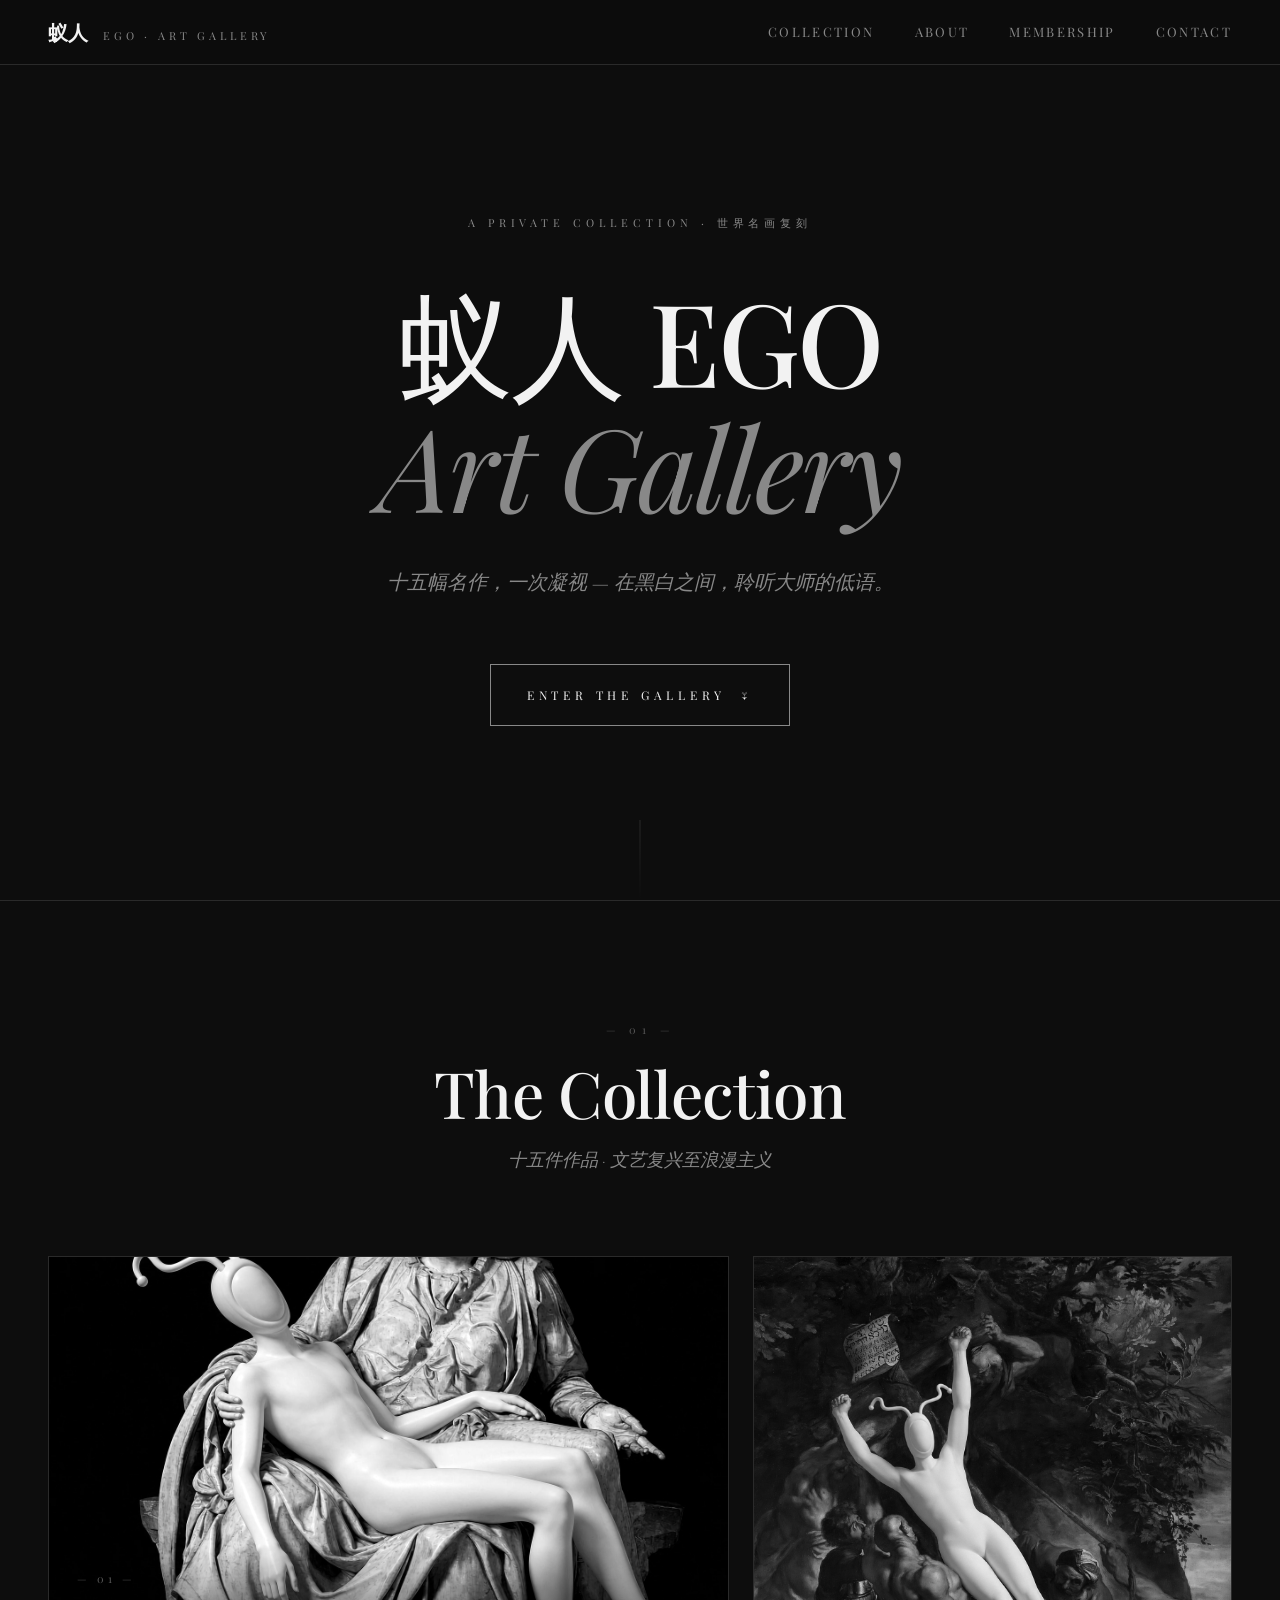
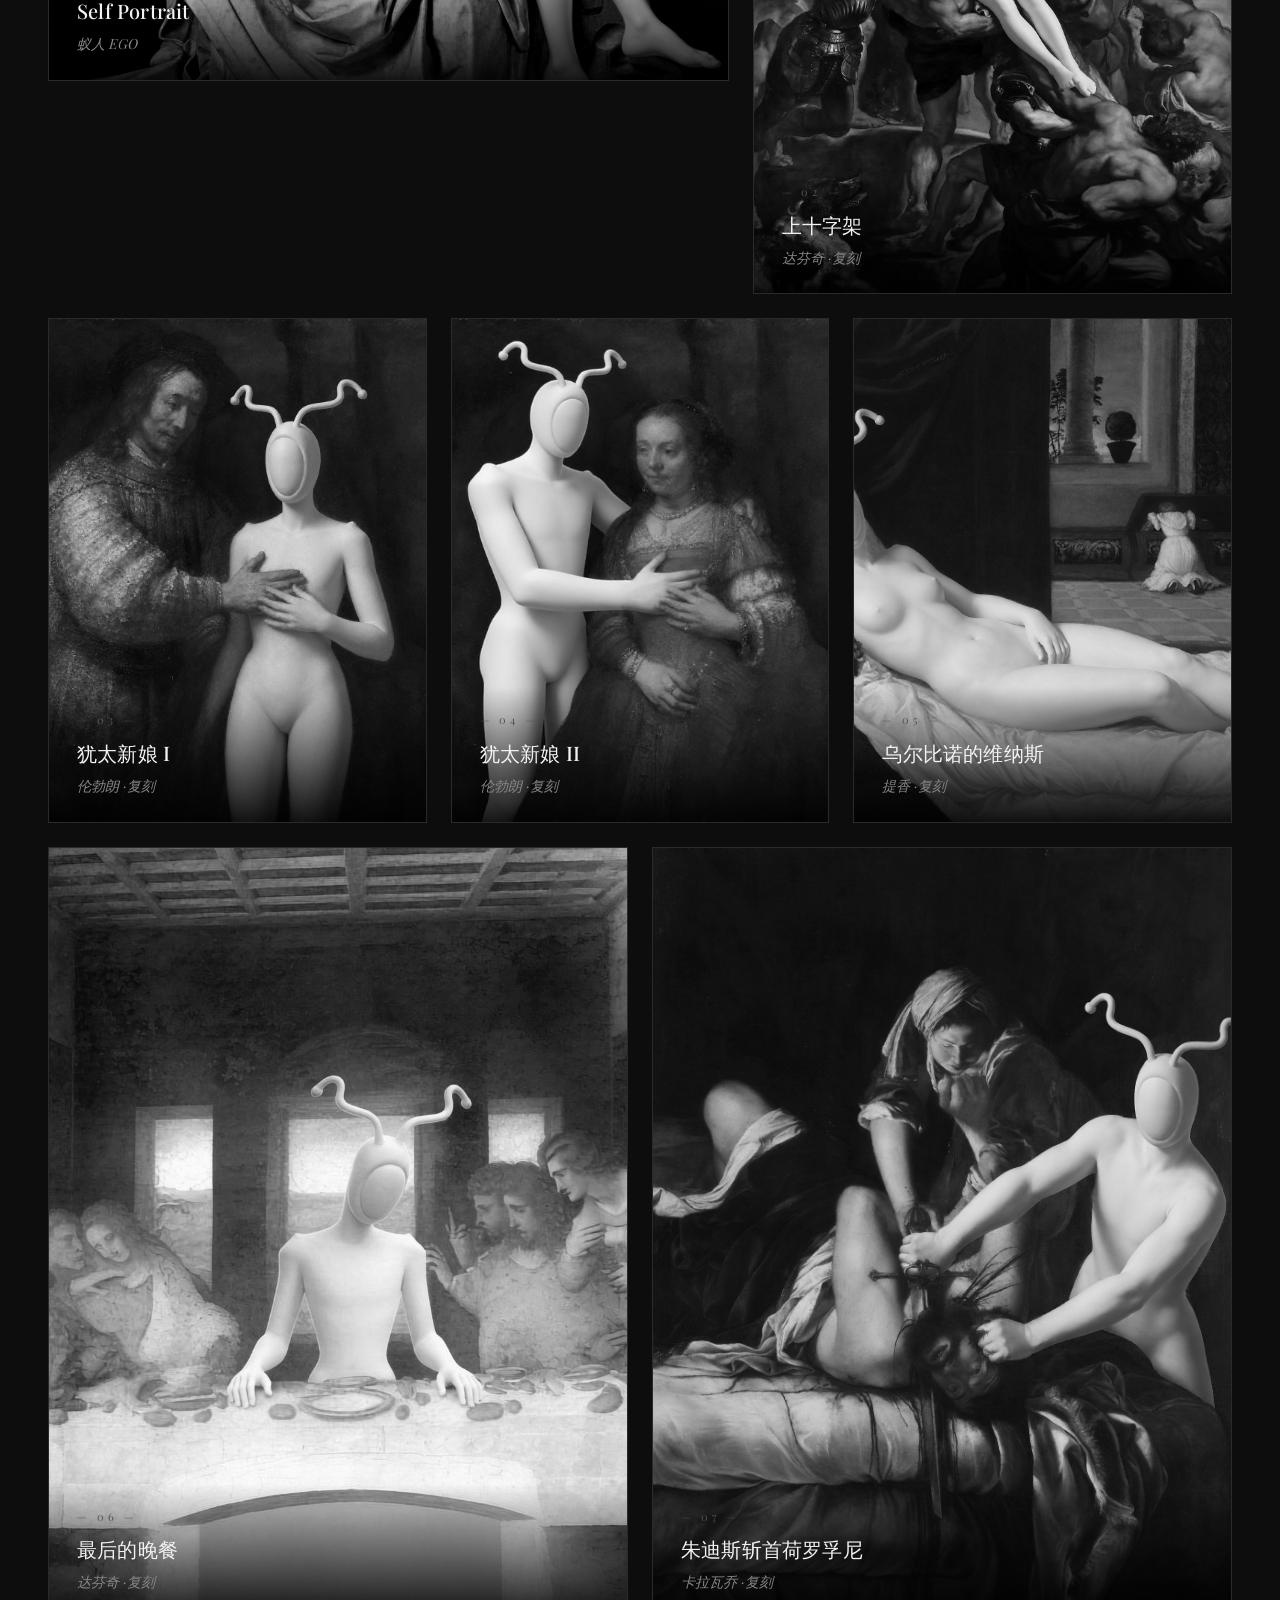
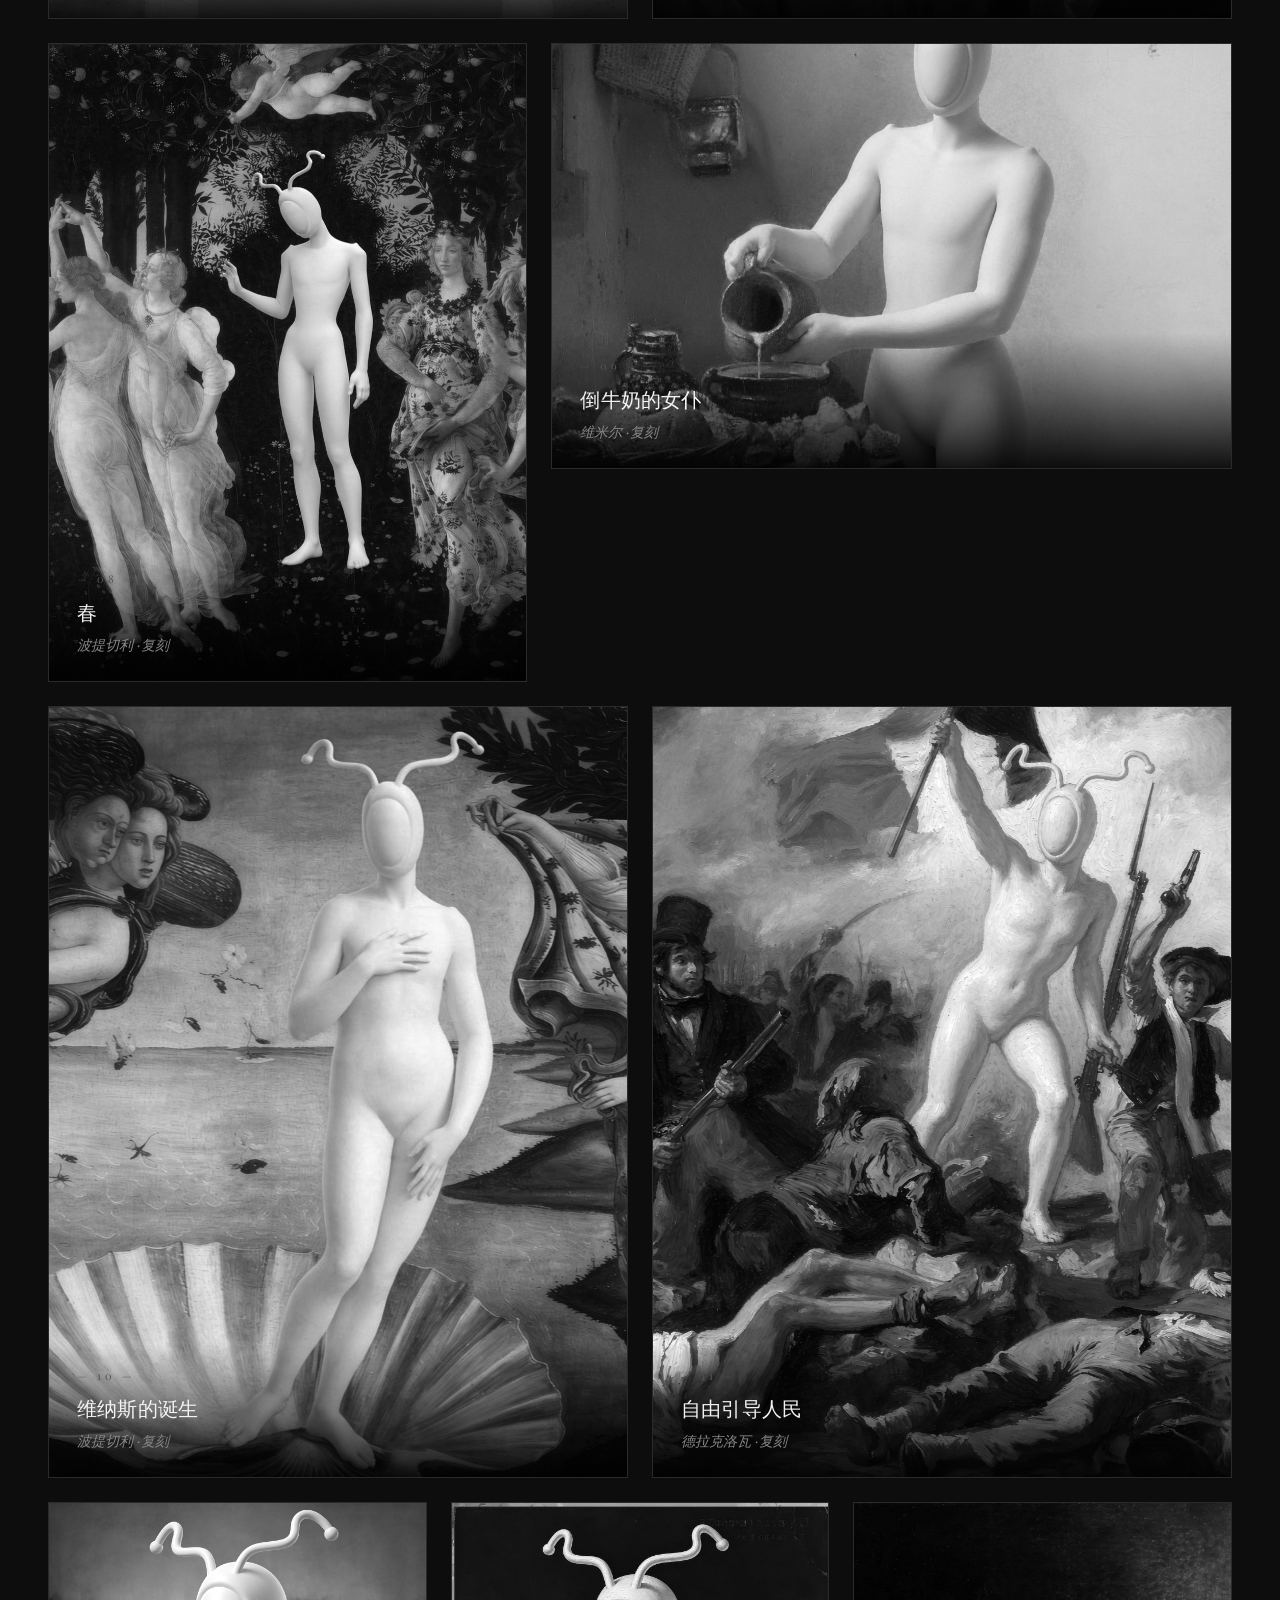
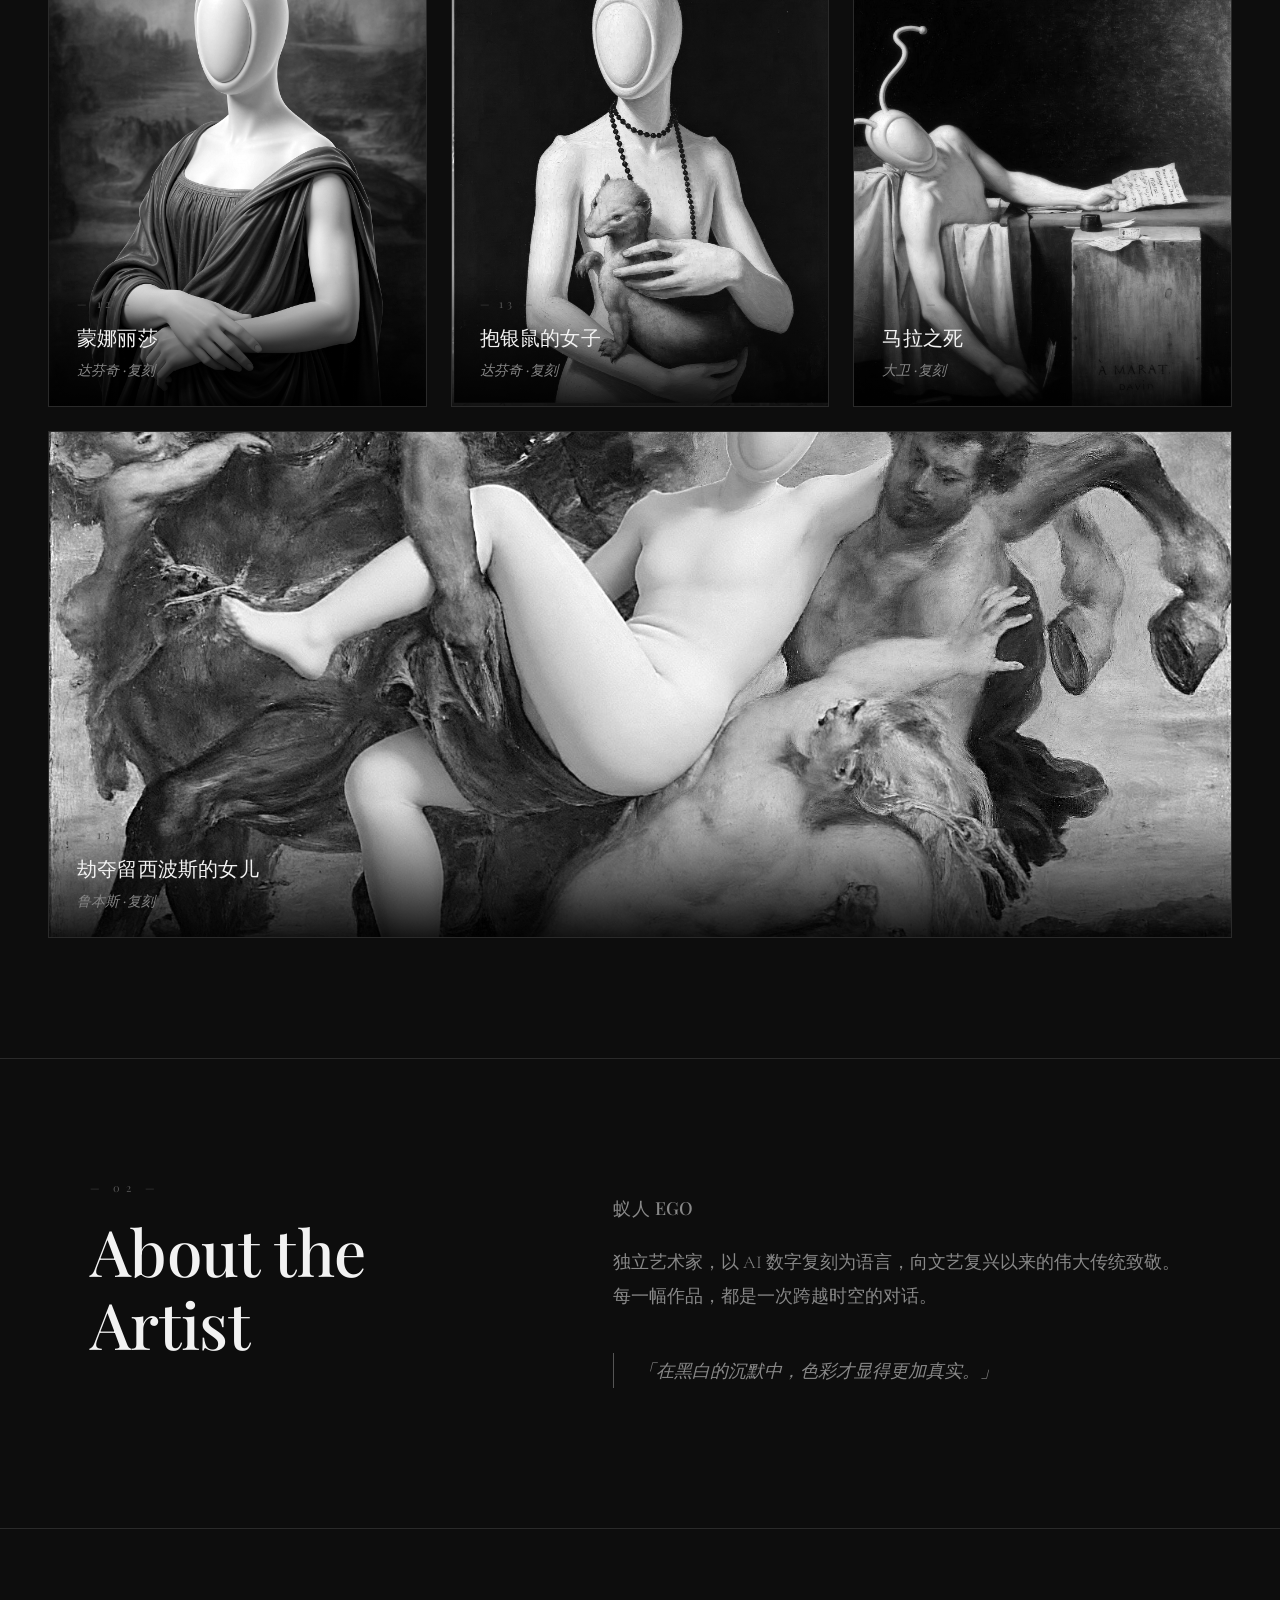
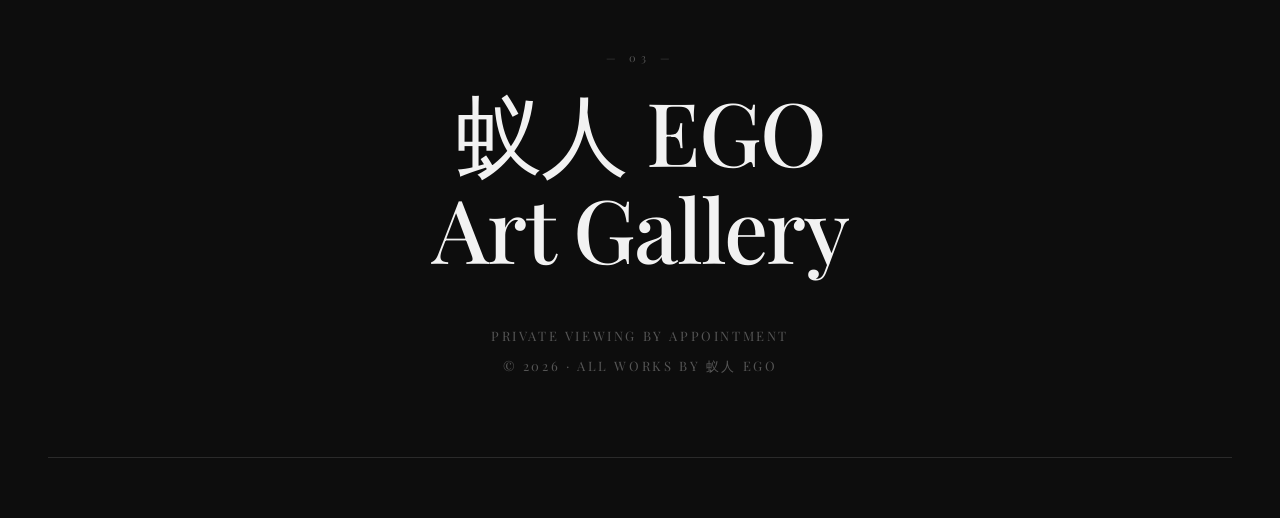
<file: index.html>
<!DOCTYPE html>
<html lang="zh-CN">
<head>
  <meta charset="UTF-8" />
  <meta name="viewport" content="width=device-width, initial-scale=1.0" />
  <title>蚁人 EGO Art Gallery</title>
  <link rel="preconnect" href="https://fonts.googleapis.com" />
  <link rel="preconnect" href="https://fonts.gstatic.com" crossorigin />
  <link href="https://fonts.googleapis.com/css2?family=Cormorant+Garamond:ital,wght@0,300;0,400;0,500;1,300&family=Playfair+Display:ital,wght@0,400;0,500;0,600;1,400&display=swap" rel="stylesheet" />
  <link rel="stylesheet" href="style.css" />
</head>
<body>

  <!-- NAV -->
  <nav class="nav">
    <div class="nav-inner">
      <div class="logo">
        <span class="logo-mark">蚁人</span>
        <span class="logo-text">EGO · ART GALLERY</span>
      </div>
      <div class="nav-links">
        <a href="#gallery">Collection</a>
        <a href="#about">About</a>
        <a href="member/">Membership</a>
        <a href="#contact">Contact</a>
      </div>
    </div>
  </nav>

  <!-- HERO -->
  <header class="hero">
    <div class="hero-inner">
      <p class="hero-kicker">A Private Collection · 世界名画复刻</p>
      <h1 class="hero-title">
        <span class="hero-title-line">蚁人 EGO</span>
        <span class="hero-title-italic">Art Gallery</span>
      </h1>
      <p class="hero-sub">十五幅名作，一次凝视 — 在黑白之间，聆听大师的低语。</p>
      <a href="#gallery" class="hero-cta">
        <span>Enter the Gallery</span>
        <span class="hero-cta-arrow">↓</span>
      </a>
    </div>
    <div class="hero-line"></div>
  </header>

  <!-- GALLERY -->
  <main id="gallery" class="gallery">
    <div class="gallery-header">
      <p class="section-num">— 01 —</p>
      <h2 class="section-title">The Collection</h2>
      <p class="section-sub">十五件作品 · 文艺复兴至浪漫主义</p>
    </div>
    <div class="gallery-grid" id="galleryGrid">
      <!-- rendered by JS -->
    </div>
  </main>

  <!-- ABOUT -->
  <section id="about" class="about">
    <div class="about-inner">
      <div class="about-label">
        <p class="section-num">— 02 —</p>
        <h2 class="section-title left">About the Artist</h2>
      </div>
      <div class="about-text">
        <p class="about-lead">蚁人 EGO</p>
        <p>独立艺术家，以 AI 数字复刻为语言，向文艺复兴以来的伟大传统致敬。每一幅作品，都是一次跨越时空的对话。</p>
        <p class="about-quote">「在黑白的沉默中，色彩才显得更加真实。」</p>
      </div>
    </div>
  </section>

  <!-- CONTACT -->
  <footer id="contact" class="footer">
    <div class="footer-inner">
      <p class="section-num">— 03 —</p>
      <h2 class="footer-title">蚁人 EGO<br/>Art Gallery</h2>
      <div class="footer-meta">
        <p>Private Viewing by Appointment</p>
        <p>© 2026 · All Works by 蚁人 EGO</p>
      </div>
    </div>
    <div class="footer-line"></div>
  </footer>

  <!-- LIGHTBOX -->
  <div class="lightbox" id="lightbox" aria-hidden="true">
    <button class="lightbox-close" id="lightboxClose" aria-label="Close">×</button>
    <button class="lightbox-nav lightbox-prev" id="lightboxPrev" aria-label="Previous">‹</button>
    <button class="lightbox-nav lightbox-next" id="lightboxNext" aria-label="Next">›</button>
    <div class="lightbox-content">
      <img id="lightboxImg" alt="" />
      <div class="lightbox-caption">
        <h3 id="lightboxTitle"></h3>
        <p id="lightboxArtist"></p>
        <p class="lightbox-num" id="lightboxNum"></p>
      </div>
    </div>
  </div>

  <script src="script.js"></script>
</body>
</html>
</file>
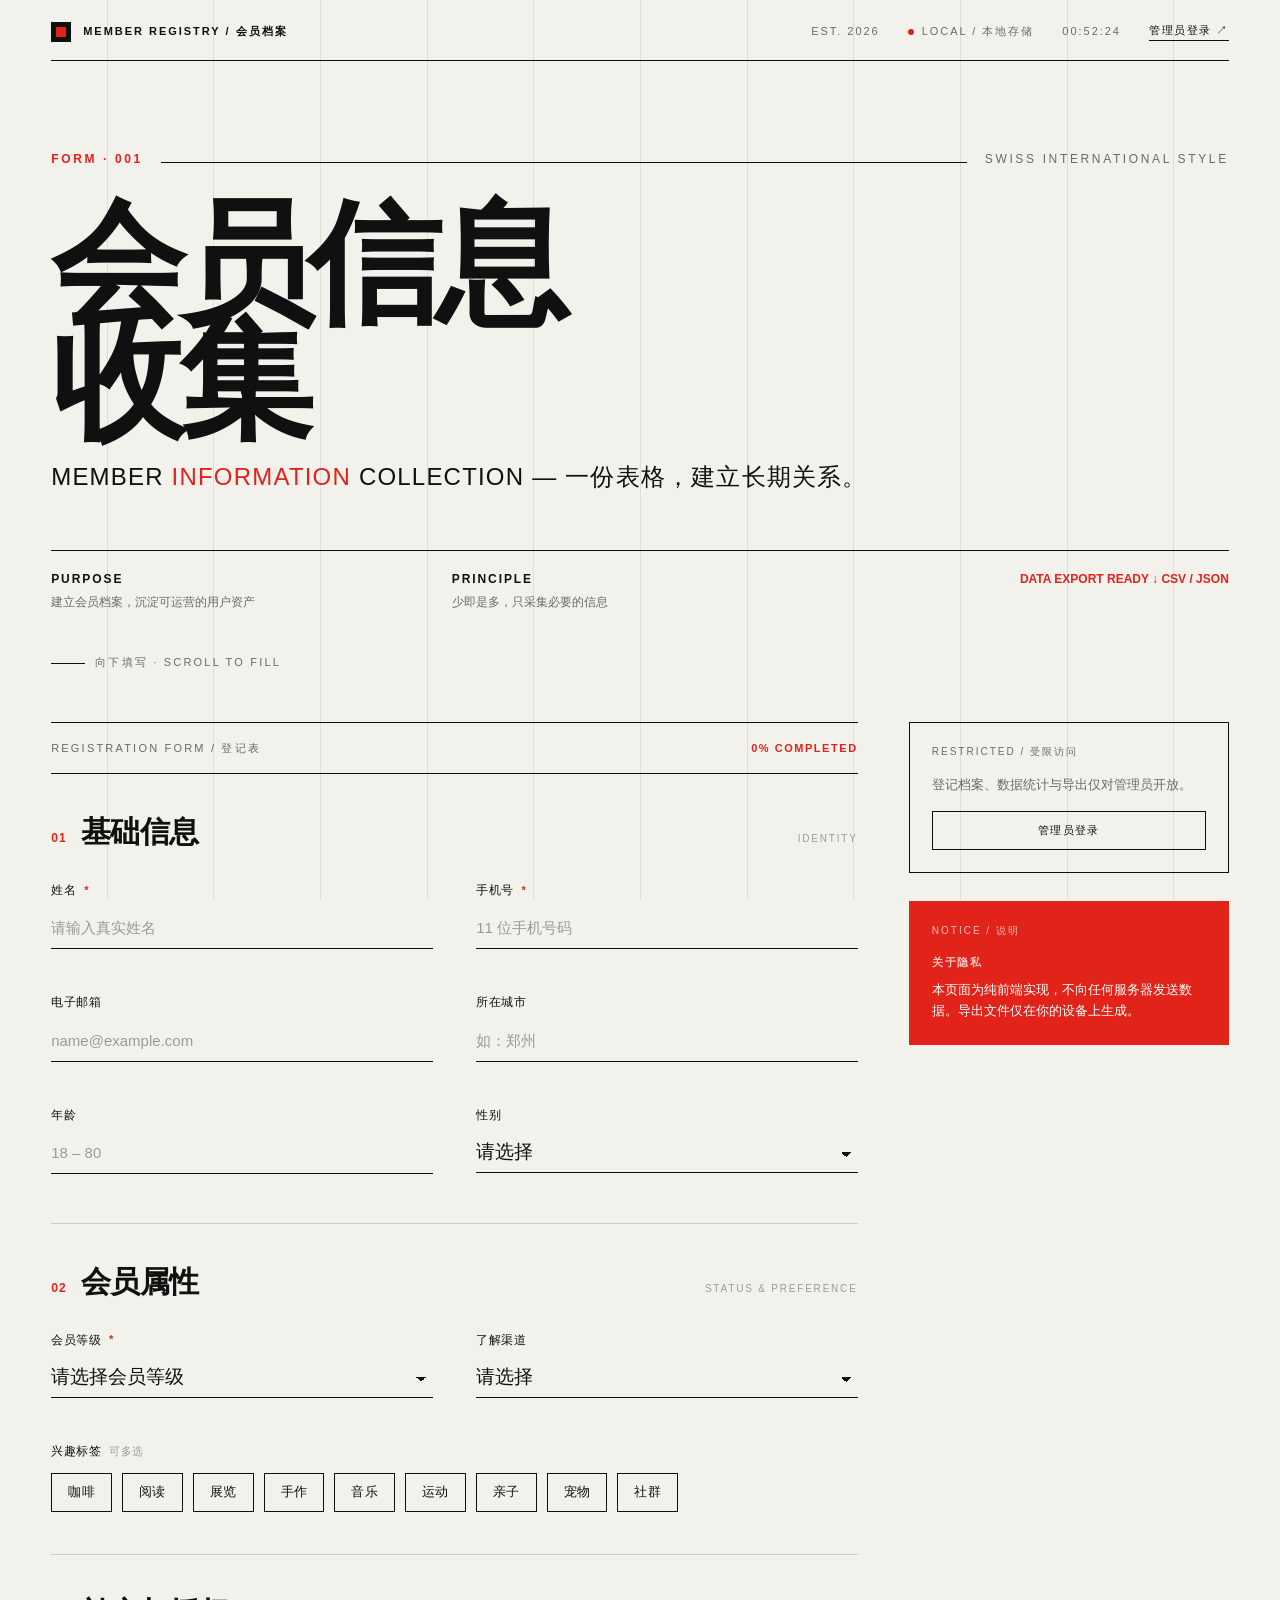
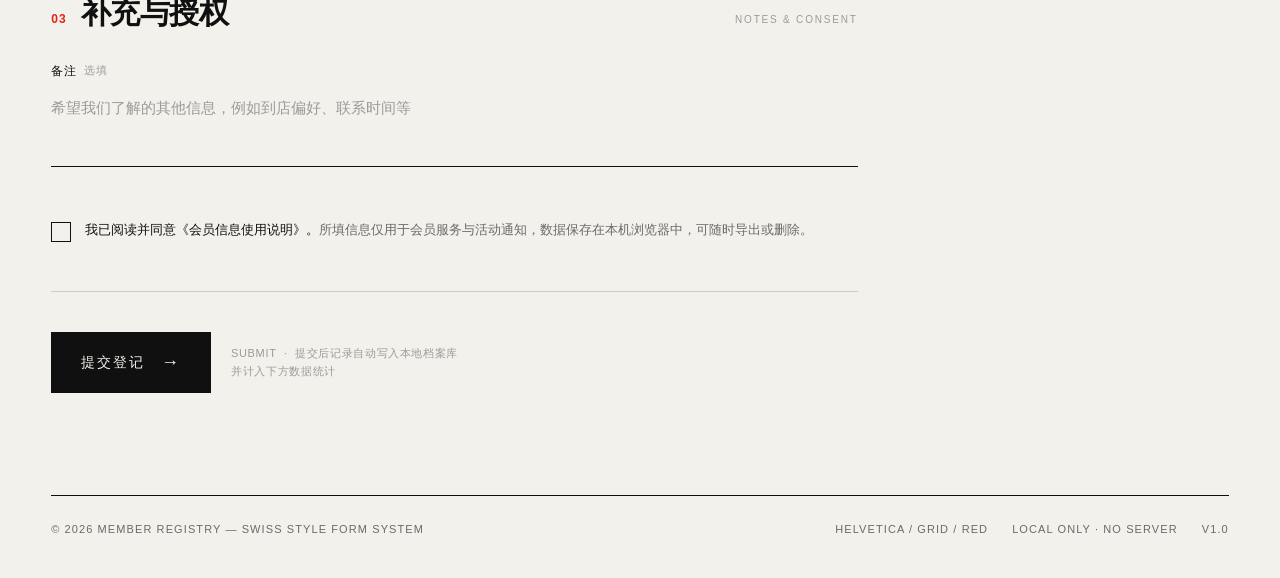
<file: member/index.html>
<!DOCTYPE html>
<html lang="zh-CN">
<head>
<meta charset="UTF-8">
<meta name="viewport" content="width=device-width, initial-scale=1">
<title>会员信息收集 · MEMBER REGISTRY</title>
<meta name="description" content="Swiss International Style 会员信息收集与数据导出">
<style>
/* ============ DESIGN TOKENS ============ */
:root{
  --paper:#F2F1EC;
  --paper-2:#E9E7E0;
  --ink:#101010;
  --ink-60:rgba(16,16,16,.60);
  --ink-38:rgba(16,16,16,.38);
  --rule:rgba(16,16,16,.16);
  --red:#E2231A;
  --red-dark:#B81A13;
  --pad:clamp(20px,4vw,64px);
  --ease:cubic-bezier(.22,1,.36,1);
}
*{box-sizing:border-box;margin:0;padding:0}
::selection{background:var(--red);color:#fff}
html{scroll-behavior:smooth;-webkit-text-size-adjust:100%}
body{
  background:var(--paper);
  color:var(--ink);
  font-family:"Helvetica Neue","Inter","PingFang SC","Hiragino Sans GB","Microsoft YaHei",Arial,sans-serif;
  font-size:16px;
  line-height:1.45;
  -webkit-font-smoothing:antialiased;
  overflow-x:hidden;
}
/* background vertical grid */
.grid-bg{position:fixed;inset:0;pointer-events:none;z-index:0;opacity:.55}
.grid-bg span{position:absolute;top:0;bottom:0;width:1px;background:var(--rule)}
/* scroll progress */
.progress-rail{position:fixed;top:0;left:0;right:0;height:3px;z-index:60;background:transparent}
.progress-rail i{display:block;height:100%;width:0;background:var(--red);transition:width .45s var(--ease)}

/* ============ SHELL ============ */
.wrap{position:relative;z-index:1;max-width:1480px;margin:0 auto;padding:0 var(--pad)}

/* ============ TOP BAR ============ */
.topbar{
  display:flex;align-items:center;justify-content:space-between;gap:24px;
  padding:22px 0 18px;border-bottom:1px solid var(--ink);
  font-size:11px;letter-spacing:.18em;text-transform:uppercase;
  animation:fadeDown .8s var(--ease) both;
}
.topbar .brand{display:flex;align-items:center;gap:12px;font-weight:700}
.mark{width:20px;height:20px;background:var(--ink);position:relative;flex:none}
.mark::after{content:"";position:absolute;inset:5px;background:var(--red)}
.topbar .meta{display:flex;align-items:center;gap:28px;color:var(--ink-60)}
.topbar .dot{width:6px;height:6px;background:var(--red);border-radius:50%;display:inline-block;margin-right:8px;animation:pulse 2s infinite}
@keyframes pulse{0%,100%{opacity:1}50%{opacity:.25}}
@keyframes fadeDown{from{opacity:0;transform:translateY(-14px)}to{opacity:1;transform:none}}

/* ============ HERO ============ */
.hero{padding:clamp(44px,7vw,96px) 0 clamp(30px,4vw,56px);position:relative}
.hero .kicker{
  display:flex;align-items:baseline;gap:18px;margin-bottom:clamp(22px,3vw,38px);
  animation:rise .9s .1s var(--ease) both;
}
.kicker .no{font-size:12px;letter-spacing:.22em;font-weight:700;color:var(--red)}
.kicker .bar{flex:1;height:1px;background:var(--ink);transform-origin:left;animation:lineIn 1.2s .35s var(--ease) both}
.kicker .tag{font-size:12px;letter-spacing:.22em;color:var(--ink-60)}
@keyframes lineIn{from{transform:scaleX(0)}to{transform:scaleX(1)}}
@keyframes rise{from{opacity:0;transform:translateY(26px)}to{opacity:1;transform:none}}

h1{
  font-size:clamp(52px,10.5vw,150px);
  line-height:.86;letter-spacing:-.045em;font-weight:700;
  animation:rise 1s .18s var(--ease) both;
}
h1 .en{
  display:block;font-size:clamp(15px,1.9vw,24px);letter-spacing:.05em;
  font-weight:500;margin-top:clamp(16px,2.2vw,26px);color:var(--ink);line-height:1.2;
}
h1 .en span{color:var(--red)}
.hero-bottom{
  display:grid;grid-template-columns:1fr 1fr 1fr;gap:24px;
  margin-top:clamp(32px,4.5vw,60px);padding-top:20px;border-top:1px solid var(--ink);
  font-size:12px;color:var(--ink-60);
  animation:rise .9s .3s var(--ease) both;
}
.hero-bottom .item b{display:block;color:var(--ink);font-size:12px;letter-spacing:.16em;margin-bottom:6px;text-transform:uppercase}
.hero-bottom .item:last-child{color:var(--red);font-weight:700;text-align:right}
.scroll-cue{margin-top:clamp(26px,3.5vw,44px);font-size:11px;letter-spacing:.2em;color:var(--ink-60);display:flex;align-items:center;gap:10px}
.scroll-cue i{width:34px;height:1px;background:var(--ink);display:inline-block;animation:lineIn 1s .6s var(--ease) both}

/* ============ FORM SECTION ============ */
.form-sec{display:grid;grid-template-columns:minmax(0,1fr) minmax(0,320px);gap:clamp(28px,4vw,64px);padding-bottom:clamp(60px,8vw,120px)}
.form-main{border-top:1px solid var(--ink)}
.section-head{
  display:flex;align-items:baseline;justify-content:space-between;gap:16px;
  padding:18px 0 16px;border-bottom:1px solid var(--ink);
}
.section-head .t{font-size:11px;letter-spacing:.2em;text-transform:uppercase;color:var(--ink-60)}
.section-head .n{font-size:11px;letter-spacing:.14em;color:var(--red);font-weight:700}

.field-group{padding:clamp(26px,3.4vw,42px) 0;border-bottom:1px solid var(--rule)}
.group-title{display:flex;align-items:baseline;gap:14px;margin-bottom:clamp(22px,3vw,34px)}
.group-title .idx{font-size:12px;font-weight:700;color:var(--red);letter-spacing:.1em;font-variant-numeric:tabular-nums}
.group-title h2{font-size:clamp(20px,2.4vw,30px);letter-spacing:-.02em;font-weight:700;line-height:1.05}
.group-title .en{font-size:10px;letter-spacing:.18em;color:var(--ink-38);text-transform:uppercase;margin-left:auto}

.fields{display:grid;grid-template-columns:1fr 1fr;gap:clamp(20px,3vw,38px) clamp(24px,3.4vw,44px)}
.field{position:relative;display:flex;flex-direction:column;gap:9px;min-width:0}
.field.full{grid-column:1/-1}
.label{display:flex;align-items:center;gap:8px;font-size:11px;letter-spacing:.14em;color:var(--ink-60);text-transform:uppercase}
.label .cn{letter-spacing:.04em;font-size:12px;color:var(--ink);font-weight:500;text-transform:none}
.label .req{color:var(--red);font-weight:700;font-size:11px;letter-spacing:0}

.control{
  width:100%;border:0;border-bottom:1px solid var(--ink);background:transparent;
  font-family:inherit;font-size:clamp(17px,1.5vw,20px);color:var(--ink);
  padding:8px 0 10px;border-radius:0;outline:none;transition:border-color .3s,background .3s;
  -webkit-appearance:none;appearance:none;
}
.control::placeholder{color:var(--ink-38);font-size:15px}
.control:focus{border-bottom-color:var(--red)}
.field::after{
  content:"";position:absolute;left:0;right:0;bottom:0;height:1px;background:var(--red);
  transform:scaleX(0);transform-origin:left;transition:transform .4s var(--ease);
  pointer-events:none;
}
.field:focus-within::after{transform:scaleX(1)}
.field.err .control{border-bottom-color:var(--red)}
.field.err::after{transform:scaleX(1);background:var(--red)}
.err-msg{
  font-size:11px;color:var(--red);letter-spacing:.04em;height:0;opacity:0;overflow:hidden;
  transition:opacity .25s,height .25s;margin-top:-2px;
}
.field.err .err-msg{opacity:1;height:16px}

select.control{
  padding-right:26px;cursor:pointer;
  background-image:linear-gradient(45deg,transparent 50%,var(--ink) 50%),linear-gradient(135deg,var(--ink) 50%,transparent 50%);
  background-position:calc(100% - 12px) 55%,calc(100% - 7px) 55%;
  background-size:5px 5px,5px 5px;background-repeat:no-repeat;
}
textarea.control{resize:none;min-height:78px;line-height:1.5;font-size:16px}

/* chips / radios */
.chips{display:flex;flex-wrap:wrap;gap:10px;padding-top:4px}
.chip input{position:absolute;opacity:0;pointer-events:none}
.chip{position:relative;cursor:pointer}
.chip span{
  display:inline-block;padding:9px 16px;border:1px solid var(--ink);font-size:13px;
  letter-spacing:.03em;transition:background .28s var(--ease),color .28s var(--ease),transform .28s var(--ease);
  user-select:none;
}
.chip:hover span{transform:translateY(-2px)}
.chip input:checked+span{background:var(--ink);color:var(--paper)}
.chip input:focus-visible+span{outline:2px solid var(--red);outline-offset:3px}
.chip.red input:checked+span{background:var(--red);border-color:var(--red)}

/* consent */
.consent-field::after{display:none}
.consent{display:flex;gap:14px;align-items:flex-start;padding-top:8px;cursor:pointer}
.consent input{position:absolute;opacity:0}
.box{width:20px;height:20px;border:1px solid var(--ink);flex:none;position:relative;margin-top:2px;transition:background .25s,border-color .25s}
.box::after{content:"";position:absolute;left:5px;top:1px;width:6px;height:11px;border:2px solid var(--paper);border-top:0;border-left:0;transform:rotate(45deg) scale(0);transition:transform .25s var(--ease)}
.consent input:checked+.box{background:var(--red);border-color:var(--red)}
.consent input:checked+.box::after{transform:rotate(45deg) scale(1)}
.consent input:focus-visible+.box{outline:2px solid var(--red);outline-offset:3px}
.consent p{font-size:13px;line-height:1.6;color:var(--ink-60)}
.consent p strong{color:var(--ink);font-weight:500}

/* submit */
.actions{display:flex;align-items:center;gap:20px;padding-top:clamp(26px,3.2vw,40px);flex-wrap:wrap}
.btn-submit{
  position:relative;display:inline-flex;align-items:center;gap:18px;
  background:var(--ink);color:var(--paper);border:0;cursor:pointer;
  font-family:inherit;font-size:14px;letter-spacing:.14em;text-transform:uppercase;
  padding:20px 30px;overflow:hidden;transition:color .35s;
}
.btn-submit span{position:relative;z-index:2;display:flex;align-items:center;gap:16px}
.btn-submit::before{content:"";position:absolute;inset:0;background:var(--red);transform:translateX(-101%);transition:transform .45s var(--ease);z-index:1}
.btn-submit:hover::before{transform:translateX(0)}
.btn-submit .arw{font-size:18px;transition:transform .35s var(--ease)}
.btn-submit:hover .arw{transform:translateX(5px)}
.btn-submit:active{transform:translateY(1px)}
.btn-submit:disabled{opacity:.55;cursor:wait}
.actions .hint{font-size:11px;color:var(--ink-38);letter-spacing:.06em;line-height:1.6}

/* side note column */
.side{position:sticky;top:28px;align-self:start;display:flex;flex-direction:column;gap:28px}
.side-card{border:1px solid var(--ink);padding:22px}
.side-card .cap{font-size:10px;letter-spacing:.2em;text-transform:uppercase;color:var(--ink-60);margin-bottom:14px}
.side-card .big{font-size:64px;line-height:.9;letter-spacing:-.05em;font-weight:700;font-variant-numeric:tabular-nums}
.side-card .big small{font-size:13px;letter-spacing:.1em;font-weight:500;color:var(--ink-60);margin-left:6px}
.side-card .sub{font-size:12px;color:var(--ink-60);margin-top:10px;line-height:1.6}
.side-list{display:flex;flex-direction:column;gap:0}
.side-list .row{display:flex;justify-content:space-between;gap:12px;padding:10px 0;border-bottom:1px solid var(--rule);font-size:12px;color:var(--ink-60)}
.side-list .row b{color:var(--ink);font-variant-numeric:tabular-nums}
.side-red{background:var(--red);color:#fff;border-color:var(--red)}
.side-red .cap{color:rgba(255,255,255,.7)}
.side-red p{font-size:13px;line-height:1.65}
.side-red p strong{display:block;font-size:11px;letter-spacing:.16em;text-transform:uppercase;margin-bottom:8px;opacity:.75}

/* ============ RECORDS ============ */
.records{padding-bottom:clamp(50px,6vw,90px)}
.rec-head{
  display:flex;align-items:flex-end;justify-content:space-between;gap:24px;
  border-top:1px solid var(--ink);padding-top:20px;flex-wrap:wrap;
}
.rec-head .left{display:flex;align-items:baseline;gap:18px;flex-wrap:wrap}
.rec-head h2{font-size:clamp(30px,4.2vw,54px);letter-spacing:-.04em;line-height:.95;font-weight:700}
.rec-head .count{font-size:clamp(30px,4.2vw,54px);color:var(--red);font-weight:700;font-variant-numeric:tabular-nums;line-height:.95}
.rec-head .en{font-size:10px;letter-spacing:.2em;color:var(--ink-38);text-transform:uppercase;width:100%;margin-top:2px}
.rec-tools{display:flex;gap:10px;flex-wrap:wrap}
.tool{
  background:transparent;border:1px solid var(--ink);color:var(--ink);cursor:pointer;
  font-family:inherit;font-size:11px;letter-spacing:.12em;text-transform:uppercase;
  padding:11px 16px;transition:background .25s,color .25s,transform .25s var(--ease);
  display:inline-flex;align-items:center;gap:9px;
}
.tool:hover{background:var(--ink);color:var(--paper);transform:translateY(-2px)}
.tool.primary{background:var(--ink);color:var(--paper)}
.tool.primary:hover{background:var(--red);border-color:var(--red)}
.tool.ghost{color:var(--ink-60);border-color:var(--rule)}
.tool.ghost:hover{background:transparent;color:var(--red);border-color:var(--red)}
.tool svg{width:12px;height:12px;stroke:currentColor;fill:none;stroke-width:1.6}

.rec-bar{display:flex;align-items:center;gap:16px;padding:18px 0;border-bottom:1px solid var(--ink);margin-top:22px;flex-wrap:wrap}
.search{flex:1;min-width:180px;position:relative}
.search input{
  width:100%;background:transparent;border:0;border-bottom:1px solid var(--rule);
  font-family:inherit;font-size:13px;padding:8px 0 8px 22px;outline:none;color:var(--ink);
}
.search input:focus{border-bottom-color:var(--ink)}
.search input::placeholder{color:var(--ink-38)}
.search svg{position:absolute;left:0;top:9px;width:13px;height:13px;stroke:var(--ink-38);fill:none;stroke-width:1.8}
.rec-note{font-size:11px;color:var(--ink-38);letter-spacing:.05em}

.table{width:100%;margin-top:0}
.thead,.trow{display:grid;grid-template-columns:64px 1.2fr 1.4fr .9fr 1.6fr 1.2fr 44px;gap:14px;align-items:center}
.thead{padding:12px 0;border-bottom:1px solid var(--ink);font-size:10px;letter-spacing:.16em;color:var(--ink-38);text-transform:uppercase}
.trow{padding:15px 0;border-bottom:1px solid var(--rule);font-size:13px;animation:rowIn .45s var(--ease) both}
.trow:hover{background:rgba(16,16,16,.035)}
@keyframes rowIn{from{opacity:0;transform:translateY(8px)}to{opacity:1;transform:none}}
.trow .no{font-variant-numeric:tabular-nums;color:var(--ink-60);font-size:12px}
.trow .nm{font-weight:600}
.trow .nm small{display:block;font-weight:400;color:var(--ink-38);font-size:11px;letter-spacing:.04em}
.trow .ct{font-variant-numeric:tabular-nums;color:var(--ink-60);font-size:12px;overflow:hidden;text-overflow:ellipsis;white-space:nowrap}
.trow .tier{font-size:10px;letter-spacing:.1em;text-transform:uppercase;border:1px solid var(--ink);padding:3px 7px;justify-self:start;white-space:nowrap}
.trow .tier.vip{background:var(--red);border-color:var(--red);color:#fff}
.tags{display:flex;gap:5px;flex-wrap:wrap}
.tags i{font-style:normal;font-size:10px;color:var(--ink-60);border:1px solid var(--rule);padding:2px 6px;white-space:nowrap}
.del{background:transparent;border:0;cursor:pointer;font-family:inherit;font-size:16px;line-height:1;color:var(--ink-38);padding:6px;justify-self:end;transition:color .2s,transform .2s}
.del:hover{color:var(--red);transform:rotate(90deg)}
.empty{padding:60px 0;text-align:center;border-bottom:1px solid var(--rule)}
.empty .e1{font-size:13px;letter-spacing:.14em;text-transform:uppercase;color:var(--ink-38)}
.empty .e2{font-size:clamp(22px,3vw,34px);font-weight:700;letter-spacing:-.02em;margin-top:10px}
.empty .e3{font-size:12px;color:var(--ink-38);margin-top:8px}

/* stats strip */
.stats{display:grid;grid-template-columns:repeat(4,1fr);border-top:1px solid var(--ink);border-bottom:1px solid var(--ink);margin-top:clamp(40px,5vw,64px)}
.stat{padding:22px 20px;border-right:1px solid var(--rule)}
.stat:last-child{border-right:0}
.stat .k{font-size:10px;letter-spacing:.16em;color:var(--ink-60);text-transform:uppercase;margin-bottom:10px}
.stat .v{font-size:clamp(30px,3.6vw,44px);font-weight:700;letter-spacing:-.04em;line-height:1;font-variant-numeric:tabular-nums}
.stat .v small{font-size:12px;font-weight:500;letter-spacing:.06em;color:var(--ink-60);margin-left:4px}

/* footer */
footer{border-top:1px solid var(--ink);padding:26px 0 40px;display:flex;justify-content:space-between;gap:20px;flex-wrap:wrap;font-size:11px;letter-spacing:.1em;color:var(--ink-60);text-transform:uppercase}
footer .r{display:flex;gap:24px;flex-wrap:wrap}

/* ============ ADMIN GATE ============ */
.locked{display:none!important}
.admin-link{
  background:none;border:0;border-bottom:1px solid var(--ink);cursor:pointer;
  font-family:inherit;font-size:11px;letter-spacing:.14em;text-transform:uppercase;
  color:var(--ink);padding:0 0 2px;white-space:nowrap;
  transition:color .25s,border-color .25s;
}
.admin-link:hover{color:var(--red);border-color:var(--red)}
.admin-link.on{color:var(--red);border-color:var(--red)}
.login-panel{width:min(440px,100%)}
.login-hint{font-size:12px;color:var(--ink-60);line-height:1.65;margin-top:18px}
.login-form{display:flex;flex-direction:column;gap:24px;margin-top:24px}
.login-err{
  font-size:12px;color:var(--red);letter-spacing:.03em;height:16px;opacity:0;
  transition:opacity .25s;margin-top:-8px;
}
.login-err.on{opacity:1}

/* ============ SUCCESS OVERLAY ============ */
.overlay{
  position:fixed;inset:0;z-index:80;display:flex;align-items:center;justify-content:center;
  padding:24px;visibility:hidden;pointer-events:none;
}
.overlay::before{
  content:"";position:absolute;inset:0;background:rgba(16,16,16,.92);
  opacity:0;transition:opacity .4s var(--ease);
}
.overlay.on{visibility:visible;pointer-events:auto}
.overlay.on::before{opacity:1}
.panel{
  position:relative;background:var(--paper);width:min(560px,100%);padding:clamp(28px,4vw,48px);
  transform:translateY(30px) scale(.97);opacity:0;transition:all .55s var(--ease);
}
.overlay.on .panel{transform:none;opacity:1}
.panel .top{display:flex;justify-content:space-between;align-items:flex-start;gap:16px;border-bottom:1px solid var(--ink);padding-bottom:16px}
.panel .top .lbl{font-size:10px;letter-spacing:.2em;text-transform:uppercase;color:var(--ink-60)}
.panel .close{background:none;border:0;font-size:22px;cursor:pointer;line-height:1;color:var(--ink);padding:0 4px;transition:transform .3s}
.panel .close:hover{transform:rotate(90deg)}
.panel .stamp{font-size:clamp(54px,9vw,86px);font-weight:700;letter-spacing:-.05em;line-height:.9;margin:24px 0 6px;color:var(--red)}
.panel .stamp small{display:block;font-size:11px;letter-spacing:.2em;color:var(--ink-60);margin-top:10px;font-weight:500}
.panel .who{font-size:clamp(20px,2.4vw,26px);font-weight:600;letter-spacing:-.01em;margin-top:18px}
.panel .detail{font-size:12px;color:var(--ink-60);margin-top:8px;line-height:1.7}
.panel .bar2{height:1px;background:var(--rule);margin:22px 0}
.panel .panel-actions{display:flex;gap:10px;flex-wrap:wrap}
.panel .panel-actions .tool{flex:1;justify-content:center}

/* toast */
.toast{
  position:fixed;left:50%;bottom:28px;transform:translate(-50%,20px);z-index:100;
  background:var(--ink);color:var(--paper);font-size:12px;letter-spacing:.08em;
  padding:13px 22px;opacity:0;pointer-events:none;transition:all .35s var(--ease);
  max-width:calc(100vw - 40px);text-align:center;
}
.toast.on{opacity:1;transform:translate(-50%,0)}
.toast.bad{background:var(--red)}

/* reveal */
.reveal{opacity:0;transform:translateY(26px);transition:opacity .8s var(--ease),transform .8s var(--ease)}
.reveal.in{opacity:1;transform:none}

/* ============ RESPONSIVE ============ */
@media (max-width:1080px){
  .form-sec{grid-template-columns:1fr}
  .side{position:static;flex-direction:row;flex-wrap:wrap}
  .side-card{flex:1 1 240px}
  .side-red{flex-basis:100%}
  .thead,.trow{grid-template-columns:56px 1fr 1.3fr .8fr 44px}
  .thead .th-tags,.trow .tags,.thead .th-time,.trow .time{display:none}
}
@media (max-width:760px){
  :root{--pad:20px}
  .topbar .meta{gap:14px;font-size:10px}
  .topbar .meta .y{display:none}
  .topbar #clock{display:none}
  h1{font-size:clamp(44px,13vw,80px)}
  .hero-bottom{grid-template-columns:1fr 1fr}
  .hero-bottom .item:last-child{grid-column:1/-1;text-align:left}
  .fields{grid-template-columns:1fr}
  .stats{grid-template-columns:1fr 1fr}
  .stat{border-bottom:1px solid var(--rule)}
  .stat:nth-child(2){border-right:0}
  .thead,.trow{grid-template-columns:44px 1fr 34px;gap:8px}
  .thead .th-tier,.trow .tier,.thead .th-contact,.trow .contact{display:none}
  .rec-head h2{font-size:30px}
  .rec-tools{width:100%}
  .tool{flex:1;justify-content:center}
  .panel .panel-actions .tool{flex:1 1 100%}
  footer{flex-direction:column;gap:10px}
}
@media (max-width:560px){
  .kicker .bar{display:none}
  .kicker .tag{flex:1;min-width:0;text-align:right;white-space:normal}
  .hero-bottom{grid-template-columns:1fr}
  .side{flex-direction:column}
  .side-card{flex:1 1 auto}
  .rec-head h2,.rec-head .count{font-size:26px}
}
@media (prefers-reduced-motion:reduce){
  *,*::before,*::after{animation-duration:.01ms!important;transition-duration:.01ms!important;scroll-behavior:auto!important}
  .reveal{opacity:1;transform:none}
}
</style>
</head>
<body>

<div class="grid-bg" id="gridBg" aria-hidden="true"></div>
<div class="progress-rail" aria-hidden="true"><i id="progressBar"></i></div>

<div class="wrap">

  <!-- TOP BAR -->
  <header class="topbar">
    <div class="brand"><span class="mark"></span>MEMBER REGISTRY / 会员档案</div>
    <div class="meta">
      <span class="y">EST. 2026</span>
      <span class="y"><span class="dot"></span>LOCAL / 本地存储</span>
      <span id="clock">--:--</span>
      <button class="admin-link" id="adminBtn" type="button">管理员登录 ↗</button>
    </div>
  </header>

  <!-- HERO -->
  <section class="hero">
    <div class="kicker">
      <span class="no">FORM · 001</span>
      <span class="bar"></span>
      <span class="tag">SWISS INTERNATIONAL STYLE</span>
    </div>
    <h1>
      会员信息<br>收集
      <span class="en">MEMBER <span>INFORMATION</span> COLLECTION — 一份表格，建立长期关系。</span>
    </h1>
    <div class="hero-bottom">
      <div class="item"><b>Purpose</b>建立会员档案，沉淀可运营的用户资产</div>
      <div class="item"><b>Principle</b>少即是多，只采集必要的信息</div>
      <div class="item">DATA EXPORT READY ↓ CSV / JSON</div>
    </div>
    <div class="scroll-cue"><i></i>向下填写 · SCROLL TO FILL</div>
  </section>

  <!-- FORM + SIDE -->
  <section class="form-sec">
    <div class="form-main">

      <div class="section-head">
        <span class="t">Registration Form / 登记表</span>
        <span class="n" id="fillRate">0% COMPLETED</span>
      </div>

      <form id="memberForm" novalidate>

        <!-- 01 -->
        <div class="field-group reveal">
          <div class="group-title">
            <span class="idx">01</span>
            <h2>基础信息</h2>
            <span class="en">Identity</span>
          </div>
          <div class="fields">
            <div class="field">
              <label class="label" for="name"><span class="cn">姓名</span><span class="req">*</span></label>
              <input class="control" id="name" name="name" type="text" placeholder="请输入真实姓名" autocomplete="name" maxlength="30">
              <div class="err-msg">请填写姓名（至少 2 个字）</div>
            </div>
            <div class="field">
              <label class="label" for="phone"><span class="cn">手机号</span><span class="req">*</span></label>
              <input class="control" id="phone" name="phone" type="tel" placeholder="11 位手机号码" inputmode="numeric" autocomplete="tel" maxlength="11">
              <div class="err-msg">请输入有效的 11 位手机号</div>
            </div>
            <div class="field">
              <label class="label" for="email"><span class="cn">电子邮箱</span></label>
              <input class="control" id="email" name="email" type="email" placeholder="name@example.com" autocomplete="email">
              <div class="err-msg">邮箱格式不正确</div>
            </div>
            <div class="field">
              <label class="label" for="city"><span class="cn">所在城市</span></label>
              <input class="control" id="city" name="city" type="text" placeholder="如：郑州" autocomplete="address-level2" maxlength="20">
              <div class="err-msg"></div>
            </div>
            <div class="field">
              <label class="label" for="age"><span class="cn">年龄</span></label>
              <input class="control" id="age" name="age" type="number" placeholder="18 – 80" min="14" max="100" inputmode="numeric">
              <div class="err-msg">请输入 14 – 100 之间的年龄</div>
            </div>
            <div class="field">
              <label class="label" for="gender"><span class="cn">性别</span></label>
              <select class="control" id="gender" name="gender">
                <option value="">请选择</option>
                <option value="女">女 / Female</option>
                <option value="男">男 / Male</option>
                <option value="其他">其他 / Other</option>
              </select>
              <div class="err-msg"></div>
            </div>
          </div>
        </div>

        <!-- 02 -->
        <div class="field-group reveal">
          <div class="group-title">
            <span class="idx">02</span>
            <h2>会员属性</h2>
            <span class="en">Status & Preference</span>
          </div>
          <div class="fields">
            <div class="field">
              <label class="label" for="tier"><span class="cn">会员等级</span><span class="req">*</span></label>
              <select class="control" id="tier" name="tier">
                <option value="">请选择会员等级</option>
                <option value="普通会员">普通会员 / Standard</option>
                <option value="银卡会员">银卡会员 / Silver</option>
                <option value="金卡会员">金卡会员 / Gold</option>
                <option value="黑卡会员">黑卡会员 / Black</option>
              </select>
              <div class="err-msg">请选择会员等级</div>
            </div>
            <div class="field">
              <label class="label" for="source"><span class="cn">了解渠道</span></label>
              <select class="control" id="source" name="source">
                <option value="">请选择</option>
                <option value="门店到访">门店到访</option>
                <option value="朋友推荐">朋友推荐</option>
                <option value="社交媒体">社交媒体</option>
                <option value="线下活动">线下活动</option>
                <option value="线上广告">线上广告</option>
                <option value="其他">其他</option>
              </select>
              <div class="err-msg"></div>
            </div>
            <div class="field full">
              <label class="label"><span class="cn">兴趣标签</span><span style="color:var(--ink-38);letter-spacing:.04em">可多选</span></label>
              <div class="chips" id="tagChips">
                <label class="chip"><input type="checkbox" name="tags" value="咖啡"><span>咖啡</span></label>
                <label class="chip"><input type="checkbox" name="tags" value="阅读"><span>阅读</span></label>
                <label class="chip"><input type="checkbox" name="tags" value="展览"><span>展览</span></label>
                <label class="chip"><input type="checkbox" name="tags" value="手作"><span>手作</span></label>
                <label class="chip"><input type="checkbox" name="tags" value="音乐"><span>音乐</span></label>
                <label class="chip"><input type="checkbox" name="tags" value="运动"><span>运动</span></label>
                <label class="chip"><input type="checkbox" name="tags" value="亲子"><span>亲子</span></label>
                <label class="chip"><input type="checkbox" name="tags" value="宠物"><span>宠物</span></label>
                <label class="chip"><input type="checkbox" name="tags" value="社群"><span>社群</span></label>
              </div>
            </div>
          </div>
        </div>

        <!-- 03 -->
        <div class="field-group reveal">
          <div class="group-title">
            <span class="idx">03</span>
            <h2>补充与授权</h2>
            <span class="en">Notes & Consent</span>
          </div>
          <div class="fields">
            <div class="field full">
              <label class="label" for="note"><span class="cn">备注</span><span style="color:var(--ink-38);letter-spacing:.04em">选填</span></label>
              <textarea class="control" id="note" name="note" placeholder="希望我们了解的其他信息，例如到店偏好、联系时间等" maxlength="200"></textarea>
              <div class="err-msg"></div>
            </div>
            <div class="field full consent-field">
              <label class="consent">
                <input type="checkbox" id="consent" name="consent">
                <span class="box"></span>
                <p><strong>我已阅读并同意《会员信息使用说明》。</strong>所填信息仅用于会员服务与活动通知，数据保存在本机浏览器中，可随时导出或删除。</p>
              </label>
              <div class="err-msg" style="margin-left:34px">请勾选同意后才能提交</div>
            </div>
          </div>
        </div>

        <div class="actions">
          <button class="btn-submit" type="submit" id="submitBtn">
            <span>提交登记 <span class="arw">→</span></span>
          </button>
          <p class="hint">SUBMIT &nbsp;·&nbsp; 提交后记录自动写入本地档案库<br>并计入下方数据统计</p>
        </div>
      </form>
    </div>

    <!-- SIDE -->
    <aside class="side">
      <div class="side-card reveal admin-only locked">
        <div class="cap">Records / 已登记</div>
        <div class="big" id="sideCount">0<small>MEMBERS</small></div>
        <div class="sub">数据实时写入浏览器 localStorage，关掉页面也不会丢失。</div>
      </div>
      <div class="side-card reveal admin-only locked">
        <div class="cap">By Tier / 等级分布</div>
        <div class="side-list" id="tierDist"></div>
      </div>
      <div class="side-card reveal" id="lockedCard">
        <div class="cap">Restricted / 受限访问</div>
        <p style="font-size:13px;line-height:1.65;color:var(--ink-60)">登记档案、数据统计与导出仅对管理员开放。</p>
        <button class="tool" id="sideLoginBtn" type="button" style="margin-top:16px;width:100%;justify-content:center">管理员登录</button>
      </div>
      <div class="side-card side-red reveal">
        <div class="cap">Notice / 说明</div>
        <p><strong>关于隐私</strong>本页面为纯前端实现，不向任何服务器发送数据。导出文件仅在你的设备上生成。</p>
      </div>
    </aside>
  </section>

  <!-- RECORDS -->
  <section class="records locked" id="records">
    <div class="rec-head reveal">
      <div class="left">
        <h2>数据档案</h2>
        <span class="count" id="recCount">0</span>
        <span class="en">Collected Records · Exportable</span>
      </div>
      <div class="rec-tools">
        <button class="tool primary" id="exportCsv">
          <svg viewBox="0 0 24 24"><path d="M12 3v12m0 0l-4-4m4 4l4-4M4 21h16"/></svg>导出 CSV
        </button>
        <button class="tool" id="exportJson">
          <svg viewBox="0 0 24 24"><path d="M12 3v12m0 0l-4-4m4 4l4-4M4 21h16"/></svg>导出 JSON
        </button>
        <button class="tool ghost" id="clearAll">清空全部</button>
      </div>
    </div>

    <div class="rec-bar">
      <div class="search">
        <svg viewBox="0 0 24 24"><circle cx="11" cy="11" r="7"/><path d="M16.5 16.5L21 21"/></svg>
        <input type="search" id="searchInput" placeholder="搜索姓名 / 手机号 / 城市 / 标签">
      </div>
      <div class="rec-note" id="recNote">共 0 条记录</div>
    </div>

    <div class="table">
      <div class="thead">
        <div class="th-no">No.</div>
        <div>姓名 / Name</div>
        <div class="th-contact">联系方式 / Contact</div>
        <div class="th-tier">等级 / Tier</div>
        <div class="th-tags">标签 / Tags</div>
        <div class="th-time">登记时间 / Time</div>
        <div></div>
      </div>
      <div id="tableBody"></div>
      <div class="empty" id="emptyState">
        <div class="e1">No Records Yet</div>
        <div class="e2">还没有会员记录</div>
        <div class="e3">填写上方表单，第一条档案将在这里出现。</div>
      </div>
    </div>

    <div class="stats reveal">
      <div class="stat"><div class="k">Total Members</div><div class="v" id="stTotal">0<small>人</small></div></div>
      <div class="stat"><div class="k">This Month</div><div class="v" id="stMonth">0<small>人</small></div></div>
      <div class="stat"><div class="k">Gold & Above</div><div class="v" id="stVip">0<small>%</small></div></div>
      <div class="stat"><div class="k">Top Interest</div><div class="v" id="stTag" style="font-size:clamp(24px,2.6vw,34px)">—</div></div>
    </div>
  </section>

  <footer>
    <div>© 2026 MEMBER REGISTRY — SWISS STYLE FORM SYSTEM</div>
    <div class="r"><span>HELVETICA / GRID / RED</span><span>LOCAL ONLY · NO SERVER</span><span>V1.0</span></div>
  </footer>
</div>

<!-- SUCCESS -->
<div class="overlay" id="overlay" role="dialog" aria-modal="true" aria-labelledby="ovTitle">
  <div class="panel">
    <div class="top">
      <span class="lbl" id="ovTitle">Registration Complete / 登记成功</span>
      <button class="close" id="closeOverlay" aria-label="关闭">×</button>
    </div>
    <div class="stamp" id="ovNo">M-0001<small>MEMBER NO. / 会员编号</small></div>
    <div class="who" id="ovName">—</div>
    <div class="detail" id="ovDetail">—</div>
    <div class="bar2"></div>
    <div class="panel-actions">
      <button class="tool primary" id="ovNext">继续登记</button>
    </div>
  </div>
</div>

<!-- ADMIN LOGIN -->
<div class="overlay" id="loginOverlay" role="dialog" aria-modal="true" aria-labelledby="loginTitle">
  <div class="panel login-panel">
    <div class="top">
      <span class="lbl" id="loginTitle">Admin Access / 管理员登录</span>
      <button class="close" id="closeLogin" aria-label="关闭">×</button>
    </div>
    <div class="login-hint">登记档案、数据统计与导出仅对管理员开放。<br>请输入管理员姓名与访问密码。</div>
    <form class="login-form" id="loginForm" novalidate>
      <div class="field">
        <label class="label" for="adminName"><span class="cn">姓名</span></label>
        <input class="control" id="adminName" type="text" placeholder="管理员姓名" autocomplete="username">
      </div>
      <div class="field">
        <label class="label" for="adminPass"><span class="cn">密码</span></label>
        <input class="control" id="adminPass" type="password" placeholder="访问密码" autocomplete="current-password">
      </div>
      <div class="login-err" id="loginErr">姓名或密码不正确，请重试。</div>
      <div class="panel-actions">
        <button class="tool primary" type="submit" style="flex:1;justify-content:center">进入档案库</button>
        <button class="tool" type="button" id="loginCancel" style="justify-content:center">取消</button>
      </div>
    </form>
  </div>
</div>

<div class="toast" id="toast" role="status" aria-live="polite"></div>

<script>
(function(){
  'use strict';

  var KEY = 'swiss_member_records_v1';
  var TIERS = ['普通会员','银卡会员','金卡会员','黑卡会员'];
  // 管理员账号（纯前端演示用，可在源码中修改）
  var ADMIN = { name: '管理员', pass: 'admin2026' };
  var ADMIN_KEY = 'swiss_admin_session';
  var isAdmin = false;

  /* ---------- elements ---------- */
  var $ = function(id){ return document.getElementById(id); };
  var form = $('memberForm');
  var tableBody = $('tableBody');
  var emptyState = $('emptyState');
  var overlay = $('overlay');
  var toastEl = $('toast');

  var records = load();

  /* ---------- storage ---------- */
  function load(){
    try{
      var raw = localStorage.getItem(KEY);
      var arr = raw ? JSON.parse(raw) : [];
      return Array.isArray(arr) ? arr : [];
    }catch(e){ return []; }
  }
  function save(){
    try{ localStorage.setItem(KEY, JSON.stringify(records)); }
    catch(e){ toast('本地存储空间不足，数据未保存', true); }
  }

  /* ---------- helpers ---------- */
  function esc(s){
    return String(s == null ? '' : s)
      .replace(/&/g,'&amp;').replace(/</g,'&lt;').replace(/>/g,'&gt;')
      .replace(/"/g,'&quot;').replace(/'/g,'&#39;');
  }
  function pad(n){ return n < 10 ? '0' + n : String(n); }
  function fmtTime(iso){
    var d = new Date(iso);
    return d.getFullYear() + '.' + pad(d.getMonth()+1) + '.' + pad(d.getDate()) +
           ' ' + pad(d.getHours()) + ':' + pad(d.getMinutes());
  }
  function todayKey(){
    var d = new Date();
    return d.getFullYear() + '-' + pad(d.getMonth()+1);
  }
  var toastTimer;
  function toast(msg, bad){
    toastEl.textContent = msg;
    toastEl.classList.toggle('bad', !!bad);
    toastEl.classList.add('on');
    clearTimeout(toastTimer);
    toastTimer = setTimeout(function(){ toastEl.classList.remove('on'); }, 2400);
  }
  function nextNo(){
    var max = 0;
    records.forEach(function(r){
      var m = /M-(\d+)/.exec(r.no || '');
      if(m) max = Math.max(max, parseInt(m[1], 10));
    });
    return 'M-' + String(max + 1).padStart(4, '0');
  }

  /* ---------- render ---------- */
  function render(){
    renderTable();
    renderStats();
    renderSide();
    renderProgress();
  }

  function renderTable(){
    var q = ($('searchInput').value || '').trim().toLowerCase();
    var list = records.slice().sort(function(a,b){ return b.ts - a.ts; });
    if(q){
      list = list.filter(function(r){
        var hay = [r.name, r.phone, r.email, r.city, r.tier, r.source, (r.tags||[]).join(' ')].join(' ').toLowerCase();
        return hay.indexOf(q) > -1;
      });
    }
    $('recCount').textContent = list.length;
    $('recNote').textContent = q ? '匹配 ' + list.length + ' 条记录' : '共 ' + list.length + ' 条记录';
    emptyState.style.display = list.length ? 'none' : 'block';
    emptyState.querySelector('.e2').textContent = q ? '没有匹配的记录' : '还没有会员记录';
    emptyState.querySelector('.e3').textContent = q ? '试试其他关键词，或清空搜索框。' : '填写上方表单，第一条档案将在这里出现。';

    var html = '';
    list.forEach(function(r, i){
      var tags = (r.tags && r.tags.length) ? r.tags.map(function(t){ return '<i>' + esc(t) + '</i>'; }).join('') : '<i>无</i>';
      var isVip = r.tier === '金卡会员' || r.tier === '黑卡会员';
      html += '<div class="trow" style="animation-delay:' + Math.min(i*0.03, .3) + 's" data-id="' + r.id + '">' +
        '<div class="no">' + esc(r.no) + '</div>' +
        '<div class="nm">' + esc(r.name) + '<small>' + esc(r.city || '未填写城市') + ' · ' + esc(r.age ? r.age + '岁' : '年龄未知') + '</small></div>' +
        '<div class="ct contact">' + esc(r.phone) + (r.email ? '<br>' + esc(r.email) : '') + '</div>' +
        '<div class="tier' + (isVip ? ' vip' : '') + '">' + esc(r.tier.replace('会员','')) + '</div>' +
        '<div class="tags">' + tags + '</div>' +
        '<div class="ct time">' + fmtTime(r.ts) + '</div>' +
        '<button class="del" data-del="' + r.id + '" aria-label="删除 ' + esc(r.name) + '">×</button>' +
      '</div>';
    });
    tableBody.innerHTML = html;
  }

  function renderStats(){
    var total = records.length;
    $('stTotal').innerHTML = total + '<small>人</small>';
    $('stMonth').innerHTML = records.filter(function(r){
      return new Date(r.ts).getFullYear() + '-' + pad(new Date(r.ts).getMonth()+1) === todayKey();
    }).length + '<small>人</small>';
    var vip = records.filter(function(r){ return r.tier === '金卡会员' || r.tier === '黑卡会员'; }).length;
    $('stVip').innerHTML = (total ? Math.round(vip / total * 100) : 0) + '<small>%</small>';

    var counts = {};
    records.forEach(function(r){ (r.tags||[]).forEach(function(t){ counts[t] = (counts[t]||0) + 1; }); });
    var top = Object.keys(counts).sort(function(a,b){ return counts[b] - counts[a]; })[0];
    $('stTag').textContent = top || '—';
  }

  function renderSide(){
    $('sideCount').innerHTML = records.length + '<small>MEMBERS</small>';
    var counts = {};
    records.forEach(function(r){ counts[r.tier] = (counts[r.tier]||0) + 1; });
    var html = '';
    TIERS.forEach(function(t){
      html += '<div class="row"><span>' + t.replace('会员','') + '</span><b>' + (counts[t]||0) + '</b></div>';
    });
    $('tierDist').innerHTML = html;
  }

  function renderProgress(){
    var checks = [
      val('name').length >= 2,
      /^1[3-9]\d{9}$/.test(val('phone')),
      val('tier') !== '',
      $('consent').checked
    ];
    var pct = Math.round(checks.filter(Boolean).length / checks.length * 100);
    $('fillRate').textContent = pct + '% COMPLETED';
    $('progressBar').style.width = pct + '%';
  }
  function val(id){ return $(id).value.trim(); }

  /* ---------- validation ---------- */
  function fieldOf(el){ return el.closest('.field'); }
  function setErr(el, bad, msg){
    var f = fieldOf(el);
    if(!f) return;
    if(bad && msg) f.querySelector('.err-msg').textContent = msg;
    f.classList.toggle('err', bad);
  }
  function validate(){
    var ok = true;
    var name = val('name');
    if(name.length < 2){ setErr($('name'), true, '请填写姓名（至少 2 个字）'); ok = false; } else setErr($('name'), false);

    var phone = val('phone');
    if(!/^1[3-9]\d{9}$/.test(phone)){ setErr($('phone'), true, '请输入有效的 11 位手机号'); ok = false; }
    else if(records.some(function(r){ return r.phone === phone; })){
      setErr($('phone'), true, '该手机号已登记，请勿重复提交'); ok = false;
    } else setErr($('phone'), false);

    var email = val('email');
    if(email && !/^[^\s@]+@[^\s@]+\.[^\s@]+$/.test(email)){ setErr($('email'), true, '邮箱格式不正确'); ok = false; }
    else setErr($('email'), false);

    var age = val('age');
    if(age && (Number(age) < 14 || Number(age) > 100)){ setErr($('age'), true, '请输入 14 – 100 之间的年龄'); ok = false; }
    else setErr($('age'), false);

    if(!val('tier')){ setErr($('tier'), true, '请选择会员等级'); ok = false; } else setErr($('tier'), false);

    var consentField = $('consent').closest('.field');
    if(!$('consent').checked){ consentField.classList.add('err'); ok = false; }
    else consentField.classList.remove('err');

    return ok;
  }

  /* ---------- submit ---------- */
  form.addEventListener('submit', function(e){
    e.preventDefault();
    if(!validate()){
      var firstErr = form.querySelector('.field.err');
      if(firstErr){
        firstErr.querySelector('.control, input').focus({ preventScroll: true });
        firstErr.scrollIntoView({ behavior: 'smooth', block: 'center' });
        toast('请检查标红的信息', true);
      } else {
        toast('请勾选并同意信息使用说明', true);
      }
      return;
    }

    var btn = $('submitBtn');
    btn.disabled = true;
    var tags = Array.prototype.slice.call(form.querySelectorAll('input[name="tags"]:checked')).map(function(i){ return i.value; });

    var rec = {
      id: 'r' + Date.now() + Math.random().toString(36).slice(2, 6),
      no: nextNo(),
      name: val('name'),
      phone: val('phone'),
      email: val('email'),
      city: val('city'),
      age: val('age') ? Number(val('age')) : '',
      gender: val('gender'),
      tier: val('tier'),
      source: val('source'),
      tags: tags,
      note: val('note'),
      ts: Date.now()
    };

    records.push(rec);
    save();
    render();

    setTimeout(function(){
      btn.disabled = false;
      showSuccess(rec);
      form.reset();
      form.querySelectorAll('.field.err').forEach(function(f){ f.classList.remove('err'); });
      document.querySelectorAll('.chip input').forEach(function(i){ i.checked = false; });
      renderProgress();
    }, 420);
  });

  function showSuccess(rec){
    $('ovNo').innerHTML = esc(rec.no) + '<small>MEMBER NO. / 会员编号</small>';
    $('ovName').textContent = rec.name + ' · ' + rec.tier;
    $('ovDetail').innerHTML = '手机号 ' + esc(rec.phone) +
      (rec.city ? ' · 所在地 ' + esc(rec.city) : '') +
      '<br>登记时间 ' + fmtTime(rec.ts) +
      (rec.tags.length ? '<br>兴趣标签：' + rec.tags.map(esc).join(' / ') : '');
    overlay.classList.add('on');
    document.body.style.overflow = 'hidden';
    setTimeout(function(){ $('closeOverlay').focus(); }, 500);
  }
  function closeOverlay(){
    overlay.classList.remove('on');
    document.body.style.overflow = '';
  }
  $('closeOverlay').addEventListener('click', closeOverlay);
  $('ovNext').addEventListener('click', function(){ closeOverlay(); $('name').focus(); });
  overlay.addEventListener('click', function(e){ if(e.target === overlay) closeOverlay(); });

  /* ---------- admin gate ---------- */
  function readSession(){
    try{ return sessionStorage.getItem(ADMIN_KEY) === '1'; }catch(e){ return false; }
  }
  function writeSession(on){
    try{
      if(on) sessionStorage.setItem(ADMIN_KEY, '1');
      else sessionStorage.removeItem(ADMIN_KEY);
    }catch(e){}
  }
  function applyAdmin(on){
    isAdmin = on;
    document.querySelectorAll('.admin-only').forEach(function(el){ el.classList.toggle('locked', !on); });
    $('records').classList.toggle('locked', !on);
    $('lockedCard').classList.toggle('locked', on);
    $('adminBtn').textContent = on ? '退出管理员 ↙' : '管理员登录 ↗';
    $('adminBtn').classList.toggle('on', on);
  }
  function openLogin(){
    if(isAdmin) return;
    $('loginErr').classList.remove('on');
    $('adminName').value = '';
    $('adminPass').value = '';
    $('loginOverlay').classList.add('on');
    document.body.style.overflow = 'hidden';
    setTimeout(function(){ $('adminName').focus(); }, 450);
  }
  function closeLogin(){
    $('loginOverlay').classList.remove('on');
    document.body.style.overflow = '';
  }
  $('adminBtn').addEventListener('click', function(){
    if(isAdmin){
      applyAdmin(false);
      writeSession(false);
      toast('已退出管理员模式，档案库已上锁');
    } else {
      openLogin();
    }
  });
  $('sideLoginBtn').addEventListener('click', openLogin);
  $('closeLogin').addEventListener('click', closeLogin);
  $('loginCancel').addEventListener('click', closeLogin);
  $('loginOverlay').addEventListener('click', function(e){
    if(e.target === $('loginOverlay')) closeLogin();
  });
  $('loginForm').addEventListener('submit', function(e){
    e.preventDefault();
    var nm = $('adminName').value.trim();
    var pw = $('adminPass').value;
    if(nm === ADMIN.name && pw === ADMIN.pass){
      $('loginErr').classList.remove('on');
      closeLogin();
      applyAdmin(true);
      writeSession(true);
      render();
      toast('管理员已验证 · 档案库已解锁');
      setTimeout(function(){
        $('records').scrollIntoView({ behavior: 'smooth', block: 'start' });
      }, 250);
    } else {
      $('loginErr').classList.add('on');
      $('adminPass').value = '';
      $('adminPass').focus();
    }
  });
  $('adminName').addEventListener('input', function(){ $('loginErr').classList.remove('on'); });
  $('adminPass').addEventListener('input', function(){ $('loginErr').classList.remove('on'); });

  document.addEventListener('keydown', function(e){
    if(e.key !== 'Escape') return;
    if($('loginOverlay').classList.contains('on')) closeLogin();
    else if(overlay.classList.contains('on')) closeOverlay();
  });

  /* ---------- delete / clear ---------- */
  tableBody.addEventListener('click', function(e){
    var btn = e.target.closest('[data-del]');
    if(!btn) return;
    var id = btn.getAttribute('data-del');
    var rec = records.filter(function(r){ return r.id === id; })[0];
    if(!rec) return;
    records = records.filter(function(r){ return r.id !== id; });
    save(); render();
    toast('已删除 ' + rec.name + ' 的档案');
  });

  var clearArmed = false, clearTimer;
  $('clearAll').addEventListener('click', function(){
    if(!records.length){ toast('当前没有可清空的记录', true); return; }
    if(!clearArmed){
      clearArmed = true;
      this.textContent = '再次点击确认清空';
      clearTimeout(clearTimer);
      clearTimer = setTimeout(function(){
        clearArmed = false;
        $('clearAll').textContent = '清空全部';
      }, 3000);
      return;
    }
    records = [];
    save(); render();
    clearArmed = false;
    this.textContent = '清空全部';
    toast('全部记录已清空');
  });

  /* ---------- export ---------- */
  var CSV_HEAD = ['会员编号','姓名','手机号','电子邮箱','所在城市','年龄','性别','会员等级','了解渠道','兴趣标签','备注','登记时间'];

  function csvCell(v){
    var s = String(v == null ? '' : v);
    return '"' + s.replace(/"/g, '""') + '"';
  }
  function download(filename, text, mime){
    var blob = new Blob([text], { type: mime + ';charset=utf-8' });
    var url = URL.createObjectURL(blob);
    var a = document.createElement('a');
    a.href = url; a.download = filename;
    document.body.appendChild(a); a.click();
    setTimeout(function(){ document.body.removeChild(a); URL.revokeObjectURL(url); }, 400);
  }
  function stampFile(){
    var d = new Date();
    return d.getFullYear() + pad(d.getMonth()+1) + pad(d.getDate()) + '-' + pad(d.getHours()) + pad(d.getMinutes());
  }
  function exportCsv(){
    if(!records.length){ toast('暂无数据可导出', true); return; }
    var lines = ['\uFEFF' + CSV_HEAD.map(csvCell).join(',')];
    records.slice().sort(function(a,b){ return a.ts - b.ts; }).forEach(function(r){
      lines.push([r.no, r.name, r.phone, r.email, r.city, r.age, r.gender, r.tier, r.source, (r.tags||[]).join(' / '), r.note, fmtTime(r.ts)].map(csvCell).join(','));
    });
    download('会员信息_' + stampFile() + '.csv', lines.join('\r\n'), 'text/csv');
    toast('CSV 已导出 · ' + records.length + ' 条记录');
  }
  function exportJson(){
    if(!records.length){ toast('暂无数据可导出', true); return; }
    var payload = {
      exportedAt: new Date().toISOString(),
      total: records.length,
      records: records.slice().sort(function(a,b){ return a.ts - b.ts; })
    };
    download('会员信息_' + stampFile() + '.json', JSON.stringify(payload, null, 2), 'application/json');
    toast('JSON 已导出 · ' + records.length + ' 条记录');
  }
  var exportCsvFn = exportCsv;
  $('exportCsv').addEventListener('click', exportCsvFn);
  $('exportJson').addEventListener('click', exportJson);

  /* ---------- live inputs ---------- */
  form.addEventListener('input', function(e){
    var el = e.target;
    if(el.classList.contains('control')){ setErr(el, false); }
    renderProgress();
  });
  form.addEventListener('change', function(e){
    var el = e.target;
    if(el.id === 'consent' || el.tagName === 'SELECT'){
      var f = el.closest('.field');
      if(f) f.classList.remove('err');
    }
    renderProgress();
  });
  form.addEventListener('blur', function(e){
    if(e.target.classList && e.target.classList.contains('control') && e.target.value.trim()){
      // soft validate individual fields on blur
      if(e.target.id === 'email' && !/^[^\s@]+@[^\s@]+\.[^\s@]+$/.test(e.target.value.trim())){
        setErr(e.target, true, '邮箱格式不正确');
      }
      if(e.target.id === 'age'){
        var v = Number(e.target.value);
        if(v < 14 || v > 100) setErr(e.target, true, '请输入 14 – 100 之间的年龄');
      }
    }
  }, true);

  $('searchInput').addEventListener('input', renderTable);

  /* ---------- clock ---------- */
  function tick(){
    var d = new Date();
    $('clock').textContent = pad(d.getHours()) + ':' + pad(d.getMinutes()) + ':' + pad(d.getSeconds());
  }
  tick(); setInterval(tick, 1000);

  /* ---------- background grid ---------- */
  (function buildGrid(){
    var bg = $('gridBg');
    var frag = document.createDocumentFragment();
    for(var i = 1; i < 12; i++){
      var s = document.createElement('span');
      s.style.left = (i * 100 / 12) + '%';
      frag.appendChild(s);
    }
    bg.appendChild(frag);
  })();

  /* ---------- scroll reveal ---------- */
  var io = ('IntersectionObserver' in window) ? new IntersectionObserver(function(entries){
    entries.forEach(function(en){
      if(en.isIntersecting){ en.target.classList.add('in'); io.unobserve(en.target); }
    });
  }, { threshold: 0.12, rootMargin: '0px 0px -8% 0px' }) : null;

  document.querySelectorAll('.reveal').forEach(function(el){
    if(io) io.observe(el); else el.classList.add('in');
  });
  // 首屏立即显示
  requestAnimationFrame(function(){
    document.querySelectorAll('.reveal').forEach(function(el){
      var top = el.getBoundingClientRect().top;
      if(top < window.innerHeight) el.classList.add('in');
    });
  });

  /* ---------- init ---------- */
  applyAdmin(readSession());
  render();
})();
</script>
</body>
</html>
</file>
<file: style.css>
/* =========================================
   蚁人 EGO Art Gallery — 黑白极简
   ========================================= */

*,
*::before,
*::after {
  margin: 0;
  padding: 0;
  box-sizing: border-box;
}

:root {
  --bg: #0d0d0d;
  --bg-alt: #151515;
  --fg: #f2f2f2;
  --fg-dim: #888;
  --fg-muted: #555;
  --line: #2a2a2a;
  --serif: "Playfair Display", "Cormorant Garamond", "Noto Serif SC", Georgia, serif;
  --serif-body: "Cormorant Garamond", "Noto Serif SC", Georgia, serif;
}

html {
  scroll-behavior: smooth;
}

body {
  background: var(--bg);
  color: var(--fg);
  font-family: var(--serif-body);
  font-size: 17px;
  line-height: 1.7;
  -webkit-font-smoothing: antialiased;
  font-weight: 300;
}

a {
  color: inherit;
  text-decoration: none;
}

img {
  display: block;
  max-width: 100%;
  height: auto;
}

/* =========================================
   NAV
   ========================================= */
.nav {
  position: fixed;
  top: 0;
  left: 0;
  right: 0;
  z-index: 100;
  background: rgba(13, 13, 13, 0.85);
  backdrop-filter: blur(12px);
  -webkit-backdrop-filter: blur(12px);
  border-bottom: 1px solid var(--line);
}

.nav-inner {
  max-width: 1400px;
  margin: 0 auto;
  padding: 0 48px;
  height: 64px;
  display: flex;
  align-items: center;
  justify-content: space-between;
}

.logo {
  display: flex;
  align-items: baseline;
  gap: 14px;
}

.logo-mark {
  font-family: var(--serif);
  font-weight: 600;
  font-size: 20px;
  letter-spacing: 0.02em;
}

.logo-text {
  font-family: var(--serif);
  font-weight: 400;
  font-size: 11px;
  letter-spacing: 0.35em;
  color: var(--fg-dim);
  text-transform: uppercase;
}

.nav-links {
  display: flex;
  gap: 40px;
}

.nav-links a {
  font-family: var(--serif);
  font-size: 13px;
  letter-spacing: 0.18em;
  text-transform: uppercase;
  color: var(--fg-dim);
  transition: color 0.3s ease;
  position: relative;
}

.nav-links a:hover {
  color: var(--fg);
}

.nav-links a::after {
  content: "";
  position: absolute;
  bottom: -6px;
  left: 0;
  width: 0;
  height: 1px;
  background: var(--fg);
  transition: width 0.35s ease;
}

.nav-links a:hover::after {
  width: 100%;
}

/* =========================================
   HERO
   ========================================= */
.hero {
  min-height: 100vh;
  display: flex;
  flex-direction: column;
  align-items: center;
  justify-content: center;
  padding: 120px 48px 80px;
  position: relative;
  text-align: center;
}

.hero-inner {
  max-width: 900px;
}

.hero-kicker {
  font-family: var(--serif);
  font-size: 11px;
  letter-spacing: 0.45em;
  text-transform: uppercase;
  color: var(--fg-dim);
  margin-bottom: 48px;
}

.hero-title {
  font-family: var(--serif);
  font-weight: 500;
  font-size: clamp(48px, 9vw, 128px);
  line-height: 1.05;
  letter-spacing: -0.02em;
}

.hero-title-line {
  display: block;
}

.hero-title-italic {
  display: block;
  font-style: italic;
  font-weight: 400;
  color: var(--fg-dim);
  margin-top: 4px;
}

.hero-sub {
  margin-top: 40px;
  font-size: 20px;
  color: var(--fg-dim);
  font-style: italic;
  max-width: 560px;
  margin-left: auto;
  margin-right: auto;
}

.hero-cta {
  display: inline-flex;
  align-items: center;
  gap: 16px;
  margin-top: 64px;
  font-family: var(--serif);
  font-size: 12px;
  letter-spacing: 0.4em;
  text-transform: uppercase;
  color: var(--fg);
  border: 1px solid var(--fg-dim);
  padding: 18px 36px;
  transition: all 0.4s ease;
}

.hero-cta:hover {
  border-color: var(--fg);
  background: var(--fg);
  color: var(--bg);
}

.hero-cta-arrow {
  font-size: 14px;
  transition: transform 0.4s ease;
}

.hero-cta:hover .hero-cta-arrow {
  transform: translateY(4px);
}

.hero-line {
  position: absolute;
  bottom: 0;
  left: 50%;
  transform: translateX(-50%);
  width: 1px;
  height: 80px;
  background: linear-gradient(to bottom, var(--line), transparent);
}

/* =========================================
   SECTION COMMON
   ========================================= */
.section-num {
  font-family: var(--serif);
  font-size: 11px;
  letter-spacing: 0.5em;
  text-transform: uppercase;
  color: var(--fg-muted);
  margin-bottom: 16px;
}

.section-title {
  font-family: var(--serif);
  font-size: clamp(36px, 5.5vw, 64px);
  font-weight: 500;
  letter-spacing: -0.01em;
  line-height: 1.15;
}

.section-title.left {
  text-align: left;
}

.section-sub {
  margin-top: 16px;
  color: var(--fg-dim);
  font-style: italic;
  font-size: 18px;
}

/* =========================================
   GALLERY
   ========================================= */
.gallery {
  padding: 120px 48px;
  border-top: 1px solid var(--line);
}

.gallery-header {
  text-align: center;
  margin-bottom: 80px;
}

.gallery-grid {
  max-width: 1400px;
  margin: 0 auto;
  display: grid;
  grid-template-columns: repeat(12, 1fr);
  gap: 24px;
}

/* 让某些作品跨格，形成不对称画廊感 */
.gallery-item {
  grid-column: span 4;
  position: relative;
  overflow: hidden;
  cursor: pointer;
  background: var(--bg-alt);
  border: 1px solid var(--line);
}

.gallery-item img {
  width: 100%;
  height: 100%;
  object-fit: cover;
  aspect-ratio: 3 / 4;
  filter: grayscale(100%) contrast(1.02);
  transition: filter 0.7s cubic-bezier(0.22, 1, 0.36, 1),
              transform 0.8s cubic-bezier(0.22, 1, 0.36, 1);
}

.gallery-item:hover img {
  filter: grayscale(0%) contrast(1.05);
  transform: scale(1.03);
}

.gallery-item-caption {
  position: absolute;
  left: 0;
  right: 0;
  bottom: 0;
  padding: 24px 28px;
  background: linear-gradient(to top, rgba(0, 0, 0, 0.9), rgba(0, 0, 0, 0));
  pointer-events: none;
  transition: transform 0.5s ease;
}

.gallery-item:hover .gallery-item-caption {
  transform: translateY(-4px);
}

.gallery-item-num {
  font-family: var(--serif);
  font-size: 11px;
  letter-spacing: 0.35em;
  color: var(--fg-muted);
  margin-bottom: 6px;
}

.gallery-item-title {
  font-family: var(--serif);
  font-weight: 500;
  font-size: 20px;
  letter-spacing: 0.01em;
}

.gallery-item-artist {
  font-family: var(--serif);
  font-style: italic;
  font-size: 14px;
  color: var(--fg-dim);
  margin-top: 4px;
}

/* 特定格子的不对称布局 */
.gallery-item:nth-child(1)  { grid-column: span 7; aspect-ratio: 16/10; }
.gallery-item:nth-child(1)  img { aspect-ratio: auto; }
.gallery-item:nth-child(2)  { grid-column: span 5; }
.gallery-item:nth-child(3)  { grid-column: span 4; }
.gallery-item:nth-child(4)  { grid-column: span 4; }
.gallery-item:nth-child(5)  { grid-column: span 4; }
.gallery-item:nth-child(6)  { grid-column: span 6; }
.gallery-item:nth-child(7)  { grid-column: span 6; }
.gallery-item:nth-child(8)  { grid-column: span 5; }
.gallery-item:nth-child(9)  { grid-column: span 7; aspect-ratio: 16/10; }
.gallery-item:nth-child(9)  img { aspect-ratio: auto; }
.gallery-item:nth-child(10) { grid-column: span 6; }
.gallery-item:nth-child(11) { grid-column: span 6; }
.gallery-item:nth-child(12) { grid-column: span 4; }
.gallery-item:nth-child(13) { grid-column: span 4; }
.gallery-item:nth-child(14) { grid-column: span 4; }
.gallery-item:nth-child(15) { grid-column: span 12; aspect-ratio: 21/9; }
.gallery-item:nth-child(15) img { aspect-ratio: auto; }

/* =========================================
   ABOUT
   ========================================= */
.about {
  padding: 120px 48px;
  border-top: 1px solid var(--line);
}

.about-inner {
  max-width: 1100px;
  margin: 0 auto;
  display: grid;
  grid-template-columns: 1fr 1.3fr;
  gap: 80px;
}

.about-text {
  padding-top: 12px;
}

.about-lead {
  font-family: var(--serif);
  font-size: 28px;
  font-weight: 500;
  letter-spacing: 0.02em;
  margin-bottom: 24px;
}

.about-text p {
  font-size: 18px;
  color: var(--fg-dim);
  margin-bottom: 20px;
  line-height: 1.9;
}

.about-quote {
  margin-top: 40px;
  padding-left: 24px;
  border-left: 1px solid var(--fg-muted);
  font-family: var(--serif);
  font-style: italic;
  font-size: 20px;
  color: var(--fg);
}

/* =========================================
   FOOTER
   ========================================= */
.footer {
  padding: 120px 48px 60px;
  border-top: 1px solid var(--line);
  position: relative;
}

.footer-inner {
  max-width: 1100px;
  margin: 0 auto;
  text-align: center;
}

.footer-title {
  font-family: var(--serif);
  font-size: clamp(40px, 7vw, 88px);
  font-weight: 500;
  line-height: 1.1;
  letter-spacing: -0.02em;
  margin-bottom: 48px;
}

.footer-meta p {
  font-family: var(--serif);
  font-size: 13px;
  letter-spacing: 0.2em;
  color: var(--fg-muted);
  text-transform: uppercase;
  margin-bottom: 8px;
}

.footer-line {
  max-width: 1400px;
  margin: 80px auto 0;
  height: 1px;
  background: var(--line);
}

/* =========================================
   LIGHTBOX
   ========================================= */
.lightbox {
  position: fixed;
  inset: 0;
  background: rgba(8, 8, 8, 0.97);
  z-index: 200;
  display: flex;
  align-items: center;
  justify-content: center;
  padding: 60px;
  opacity: 0;
  visibility: hidden;
  transition: opacity 0.4s ease, visibility 0.4s ease;
}

.lightbox.active {
  opacity: 1;
  visibility: visible;
}

.lightbox-content {
  max-width: 85vw;
  max-height: 85vh;
  display: flex;
  flex-direction: column;
  align-items: center;
  gap: 32px;
}

.lightbox-content img {
  max-width: 100%;
  max-height: 70vh;
  object-fit: contain;
  box-shadow: 0 40px 100px rgba(0, 0, 0, 0.7);
}

.lightbox-caption {
  text-align: center;
}

.lightbox-caption h3 {
  font-family: var(--serif);
  font-size: 26px;
  font-weight: 500;
  letter-spacing: 0.01em;
  margin-bottom: 4px;
}

.lightbox-caption p {
  font-family: var(--serif);
  font-style: italic;
  font-size: 16px;
  color: var(--fg-dim);
}

.lightbox-num {
  margin-top: 12px !important;
  font-size: 11px !important;
  letter-spacing: 0.4em !important;
  text-transform: uppercase;
  color: var(--fg-muted) !important;
  font-style: normal !important;
}

.lightbox-close,
.lightbox-nav {
  position: absolute;
  background: none;
  border: 1px solid var(--fg-muted);
  color: var(--fg);
  width: 52px;
  height: 52px;
  font-family: var(--serif);
  font-size: 24px;
  cursor: pointer;
  display: flex;
  align-items: center;
  justify-content: center;
  transition: all 0.3s ease;
  line-height: 1;
}

.lightbox-close:hover,
.lightbox-nav:hover {
  background: var(--fg);
  color: var(--bg);
  border-color: var(--fg);
}

.lightbox-close {
  top: 32px;
  right: 32px;
  font-size: 28px;
}

.lightbox-prev {
  left: 32px;
  top: 50%;
  transform: translateY(-50%);
}

.lightbox-next {
  right: 32px;
  top: 50%;
  transform: translateY(-50%);
}

/* =========================================
   RESPONSIVE
   ========================================= */
@media (max-width: 1024px) {
  .nav-inner,
  .hero,
  .gallery,
  .about,
  .footer {
    padding-left: 32px;
    padding-right: 32px;
  }

  .gallery-item:nth-child(1),
  .gallery-item:nth-child(9),
  .gallery-item:nth-child(15) {
    grid-column: span 12;
  }

  .gallery-item {
    grid-column: span 6 !important;
  }

  .about-inner {
    grid-template-columns: 1fr;
    gap: 48px;
  }
}

@media (max-width: 640px) {
  .nav-inner {
    height: 56px;
  }

  .logo-text {
    display: none;
  }

  .nav-links {
    gap: 24px;
  }

  .nav-links a {
    font-size: 11px;
    letter-spacing: 0.25em;
  }

  .hero {
    padding: 100px 24px 60px;
  }

  .hero-title {
    font-size: clamp(40px, 12vw, 72px);
  }

  .hero-sub {
    font-size: 16px;
  }

  .gallery {
    padding: 80px 24px;
  }

  .gallery-grid {
    gap: 16px;
  }

  .gallery-item {
    grid-column: span 12 !important;
  }

  .gallery-item-caption {
    padding: 20px;
  }

  .gallery-item-title {
    font-size: 18px;
  }

  .about {
    padding: 80px 24px;
  }

  .about-inner {
    gap: 40px;
  }

  .about-lead {
    font-size: 22px;
  }

  .about-text p {
    font-size: 16px;
  }

  .about-quote {
    font-size: 18px;
  }

  .footer {
    padding: 80px 24px 40px;
  }

  .footer-title {
    margin-bottom: 32px;
  }

  .lightbox {
    padding: 24px;
  }

  .lightbox-close {
    top: 16px;
    right: 16px;
    width: 44px;
    height: 44px;
    font-size: 22px;
  }

  .lightbox-prev,
  .lightbox-next {
    width: 44px;
    height: 44px;
  }

  .lightbox-prev {
    left: 12px;
  }

  .lightbox-next {
    right: 12px;
  }

  .lightbox-caption h3 {
    font-size: 20px;
  }
}

/* =========================================
   SCROLL REVEAL
   ========================================= */
.gallery-item {
  opacity: 0;
  transform: translateY(30px);
  animation: fadeUp 0.8s cubic-bezier(0.22, 1, 0.36, 1) forwards;
}

@keyframes fadeUp {
  to {
    opacity: 1;
    transform: translateY(0);
  }
}

/* 给每个 item 加延迟，呈瀑布式出现 */
.gallery-item:nth-child(1)  { animation-delay: 0.05s; }
.gallery-item:nth-child(2)  { animation-delay: 0.10s; }
.gallery-item:nth-child(3)  { animation-delay: 0.15s; }
.gallery-item:nth-child(4)  { animation-delay: 0.20s; }
.gallery-item:nth-child(5)  { animation-delay: 0.25s; }
.gallery-item:nth-child(6)  { animation-delay: 0.30s; }
.gallery-item:nth-child(7)  { animation-delay: 0.35s; }
.gallery-item:nth-child(8)  { animation-delay: 0.40s; }
.gallery-item:nth-child(9)  { animation-delay: 0.45s; }
.gallery-item:nth-child(10) { animation-delay: 0.50s; }
.gallery-item:nth-child(11) { animation-delay: 0.55s; }
.gallery-item:nth-child(12) { animation-delay: 0.60s; }
.gallery-item:nth-child(13) { animation-delay: 0.65s; }
.gallery-item:nth-child(14) { animation-delay: 0.70s; }
.gallery-item:nth-child(15) { animation-delay: 0.75s; }

/* =========================================
   SELECTION
   ========================================= */
::selection {
  background: var(--fg);
  color: var(--bg);
}
</file>
